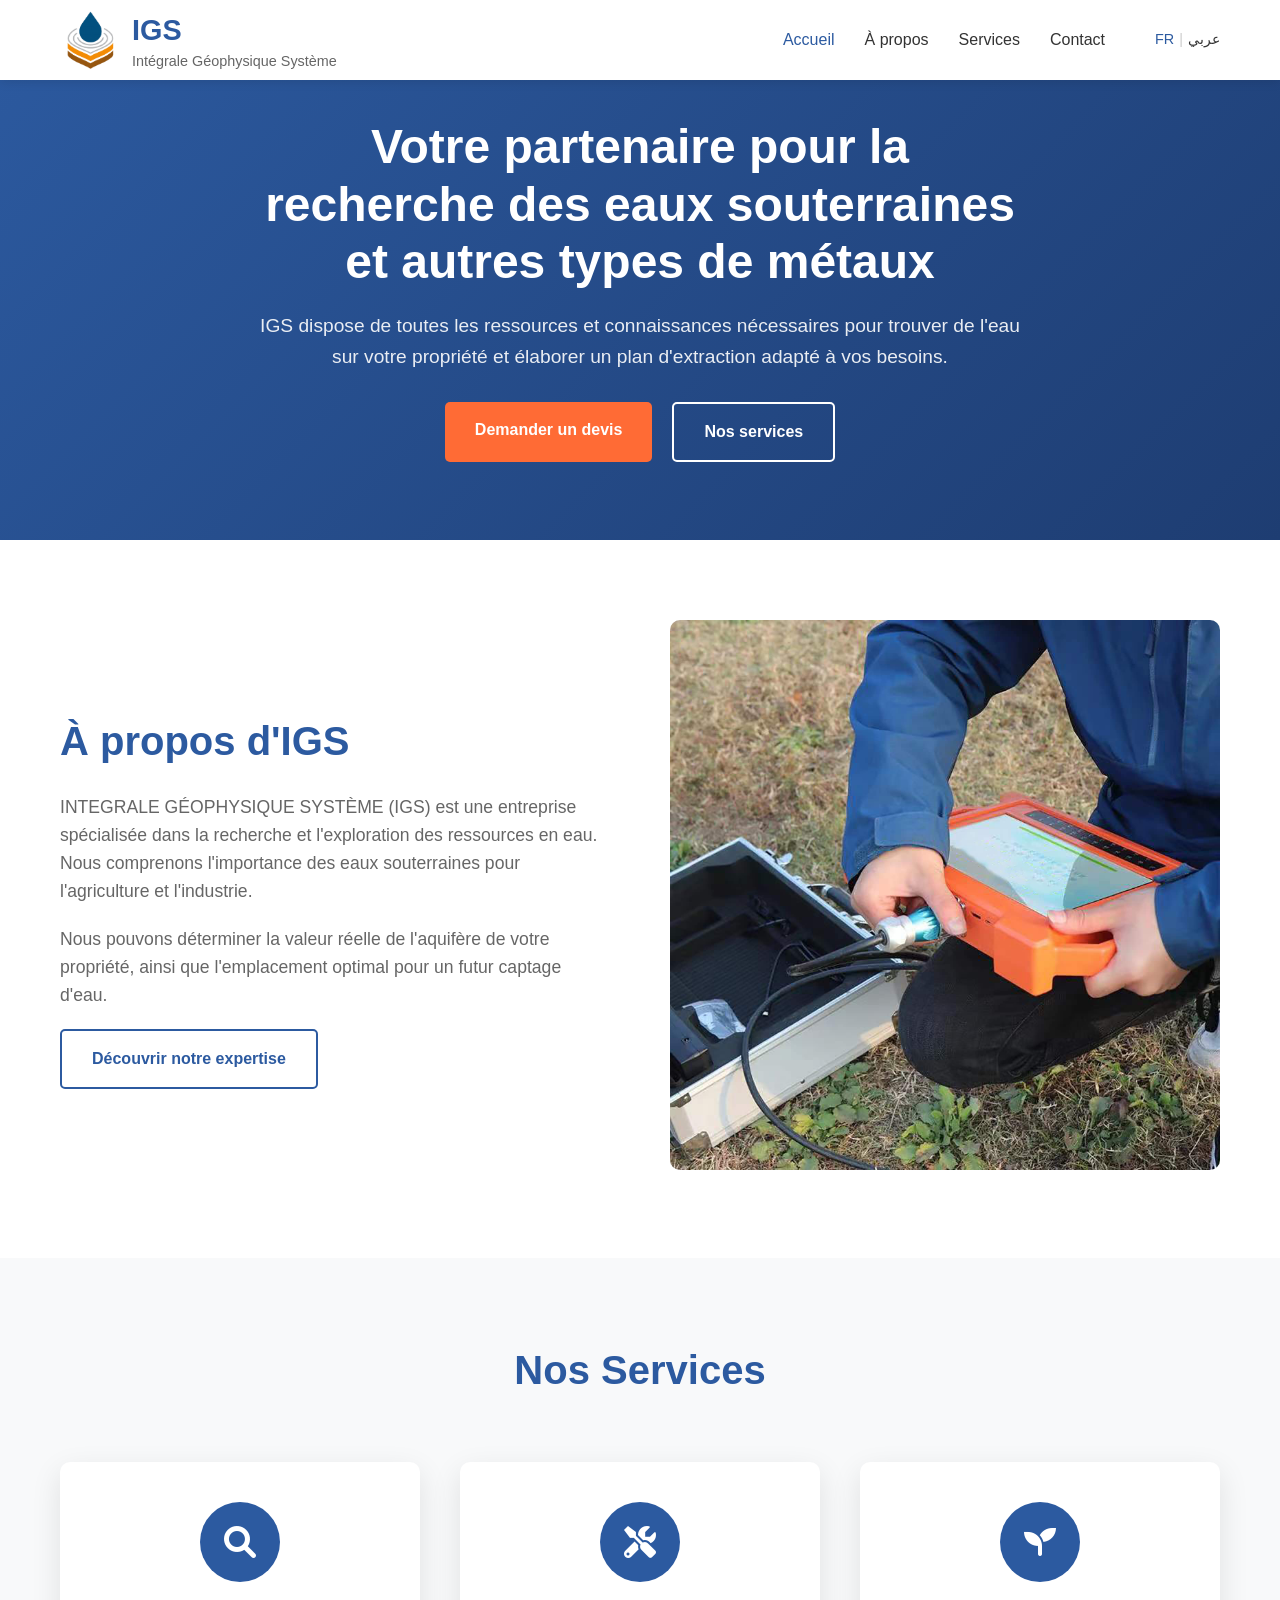
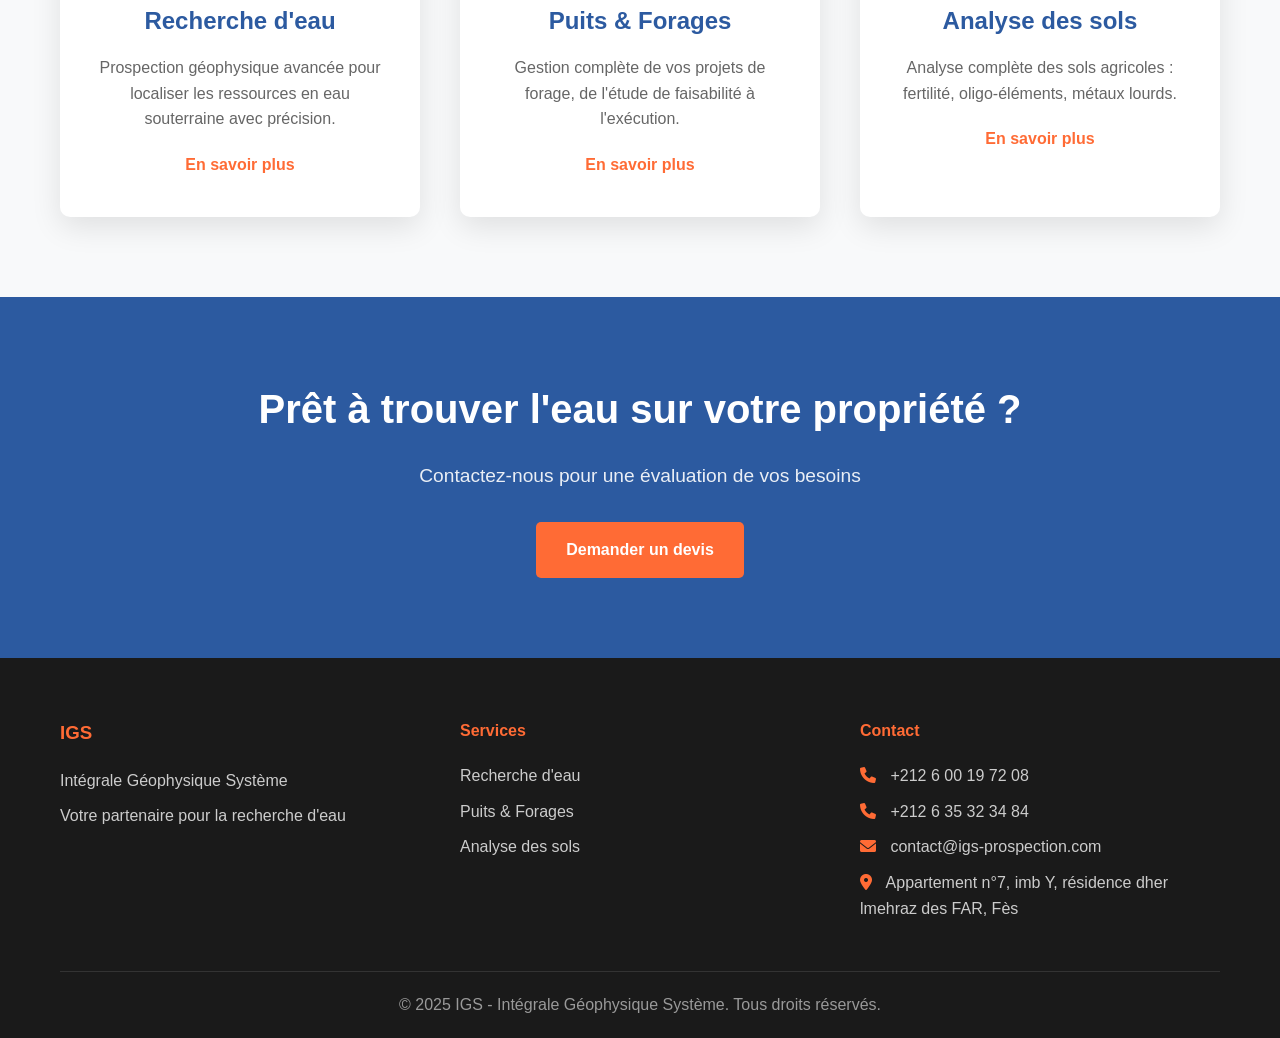
<file: index.html>
<!DOCTYPE html>
<html lang="fr">
<head>
    <meta charset="UTF-8">
    <meta name="viewport" content="width=device-width, initial-scale=1.0">
    <title>IGS - Intégrale Géophysique Système | Recherche d'eau et prospection géophysique</title>
    <meta name="description" content="IGS spécialisée dans la recherche et l'exploration des ressources en eau, gestion de puits et forages, analyse des sols agricoles.">
    <link rel="icon" type="image/png" href="images/icon-igs.png">
    <link rel="stylesheet" href="css/style.css">
    <link href="https://cdnjs.cloudflare.com/ajax/libs/font-awesome/6.0.0/css/all.min.css" rel="stylesheet">
</head>
<body>
    <!-- Navigation -->
    <nav class="navbar">
        <div class="nav-container">
            <div class="nav-logo">
                <img src="images/icon-igs.png" alt="Logo IGS" class="logo-img">
                <div class="logo-text">
                    <h2>IGS</h2>
                    <span>Intégrale Géophysique Système</span>
                </div>
            </div>
            <ul class="nav-menu">
                <li><a href="index.html" class="nav-link active">Accueil</a></li>
                <li><a href="about.html" class="nav-link">À propos</a></li>
                <li><a href="services.html" class="nav-link">Services</a></li>
                <li><a href="contact.html" class="nav-link">Contact</a></li>
                <li class="language-selector">
                    <a href="index.html" class="lang-link active">FR</a>
                    <span class="lang-separator">|</span>
                    <a href="ar/index.html" class="lang-link">عربي</a>
                </li>
            </ul>
            <div class="hamburger">
                <span class="bar"></span>
                <span class="bar"></span>
                <span class="bar"></span>
            </div>
        </div>
    </nav>

    <!-- Hero Section -->
    <section class="hero">
        <div class="hero-content">
            <h1>Votre partenaire pour la recherche des eaux souterraines et autres types de métaux</h1>
            <p>IGS dispose de toutes les ressources et connaissances nécessaires pour trouver de l'eau sur votre propriété et élaborer un plan d'extraction adapté à vos besoins.</p>
            <div class="hero-buttons">
                <a href="contact.html" class="btn btn-primary">Demander un devis</a>
                <a href="services.html" class="btn btn-secondary">Nos services</a>
            </div>
        </div>
    </section>

    <!-- About Section -->
    <section class="about">
        <div class="container">
            <div class="about-content">
                <div class="about-text">
                    <h2>À propos d'IGS</h2>
                    <p>INTEGRALE GÉOPHYSIQUE SYSTÈME (IGS) est une entreprise spécialisée dans la recherche et l'exploration des ressources en eau. Nous comprenons l'importance des eaux souterraines pour l'agriculture et l'industrie.</p>
                    <p>Nous pouvons déterminer la valeur réelle de l'aquifère de votre propriété, ainsi que l'emplacement optimal pour un futur captage d'eau.</p>
                    <a href="about.html" class="btn btn-outline">Découvrir notre expertise</a>
                </div>
                <div class="about-image">
                    <img src="images/about-team.jpg" alt="Équipe IGS en action">
                </div>
            </div>
        </div>
    </section>

    <!-- Services Section -->
    <section class="services">
        <div class="container">
            <h2>Nos Services</h2>
            <div class="services-grid">
                <div class="service-card">
                    <div class="service-icon">
                        <i class="fas fa-search"></i>
                    </div>
                    <h3>Recherche d'eau</h3>
                    <p>Prospection géophysique avancée pour localiser les ressources en eau souterraine avec précision.</p>
                    <a href="services.html#recherche-eau" class="service-link">En savoir plus</a>
                </div>
                <div class="service-card">
                    <div class="service-icon">
                        <i class="fas fa-tools"></i>
                    </div>
                    <h3>Puits & Forages</h3>
                    <p>Gestion complète de vos projets de forage, de l'étude de faisabilité à l'exécution.</p>
                    <a href="services.html#puits-forages" class="service-link">En savoir plus</a>
                </div>
                <div class="service-card">
                    <div class="service-icon">
                        <i class="fas fa-seedling"></i>
                    </div>
                    <h3>Analyse des sols</h3>
                    <p>Analyse complète des sols agricoles : fertilité, oligo-éléments, métaux lourds.</p>
                    <a href="services.html#analyse-sols" class="service-link">En savoir plus</a>
                </div>
            </div>
        </div>
    </section>

    <!-- Equipment Section
    <section class="equipment">
        <div class="container">
            <h2>Nos Équipements</h2>
            <p>Technologie de pointe pour des résultats précis</p>
            <div class="equipment-grid">
                <div class="equipment-item">
                    <img src="images/equipment-1.jpg" alt="Appareil de prospection géophysique">
                    <h3>Appareil de prospection</h3>
                    <p>Équipement de mesure des champs électriques naturels</p>
                </div>
                <div class="equipment-item">
                    <img src="images/equipment-2.jpg" alt="Électrodes et sondes">
                    <h3>Électrodes et sondes</h3>
                    <p>Matériel de mesure pour l'exploration souterraine</p>
                </div>
                <div class="equipment-item">
                    <img src="images/equipment-3.jpg" alt="Équipement de forage">
                    <h3>Équipement de forage</h3>
                    <p>Machines spécialisées pour le forage de puits</p>
                </div>
            </div>
        </div>
    </section> -->

    <!-- CTA Section -->
    <section class="cta">
        <div class="container">
            <h2>Prêt à trouver l'eau sur votre propriété ?</h2>
            <p>Contactez-nous pour une évaluation de vos besoins</p>
            <a href="contact.html" class="btn btn-primary">Demander un devis</a>
        </div>
    </section>

    <!-- Footer -->
    <footer class="footer">
        <div class="container">
            <div class="footer-content">
                <div class="footer-section">
                    <h3>IGS</h3>
                    <p>Intégrale Géophysique Système</p>
                    <p>Votre partenaire pour la recherche d'eau</p>
                </div>
                <div class="footer-section">
                    <h4>Services</h4>
                    <ul>
                        <li><a href="services.html#recherche-eau">Recherche d'eau</a></li>
                        <li><a href="services.html#puits-forages">Puits & Forages</a></li>
                        <li><a href="services.html#analyse-sols">Analyse des sols</a></li>
                    </ul>
                </div>
                <div class="footer-section">
                    <h4>Contact</h4>
                    <!-- <p><i class="fas fa-phone"></i> +212 6 00 19 72 08</p> -->
                    <p><i class="fas fa-phone"></i> +212 6 00 19 72 08</p>
                    <p><i class="fas fa-phone"></i> +212 6 35 32 34 84</p>
                    <p><i class="fas fa-envelope"></i> contact@igs-prospection.com</p>
                    <p><i class="fas fa-map-marker-alt"></i> Appartement n°7, imb Y, résidence dher lmehraz des FAR, Fès</p>
                </div>
            </div>
            <div class="footer-bottom">
                <p>&copy; 2025 IGS - Intégrale Géophysique Système. Tous droits réservés.</p>
            </div>
        </div>
    </footer>

    <script src="js/main.js"></script>
</body>
</html>
</file>
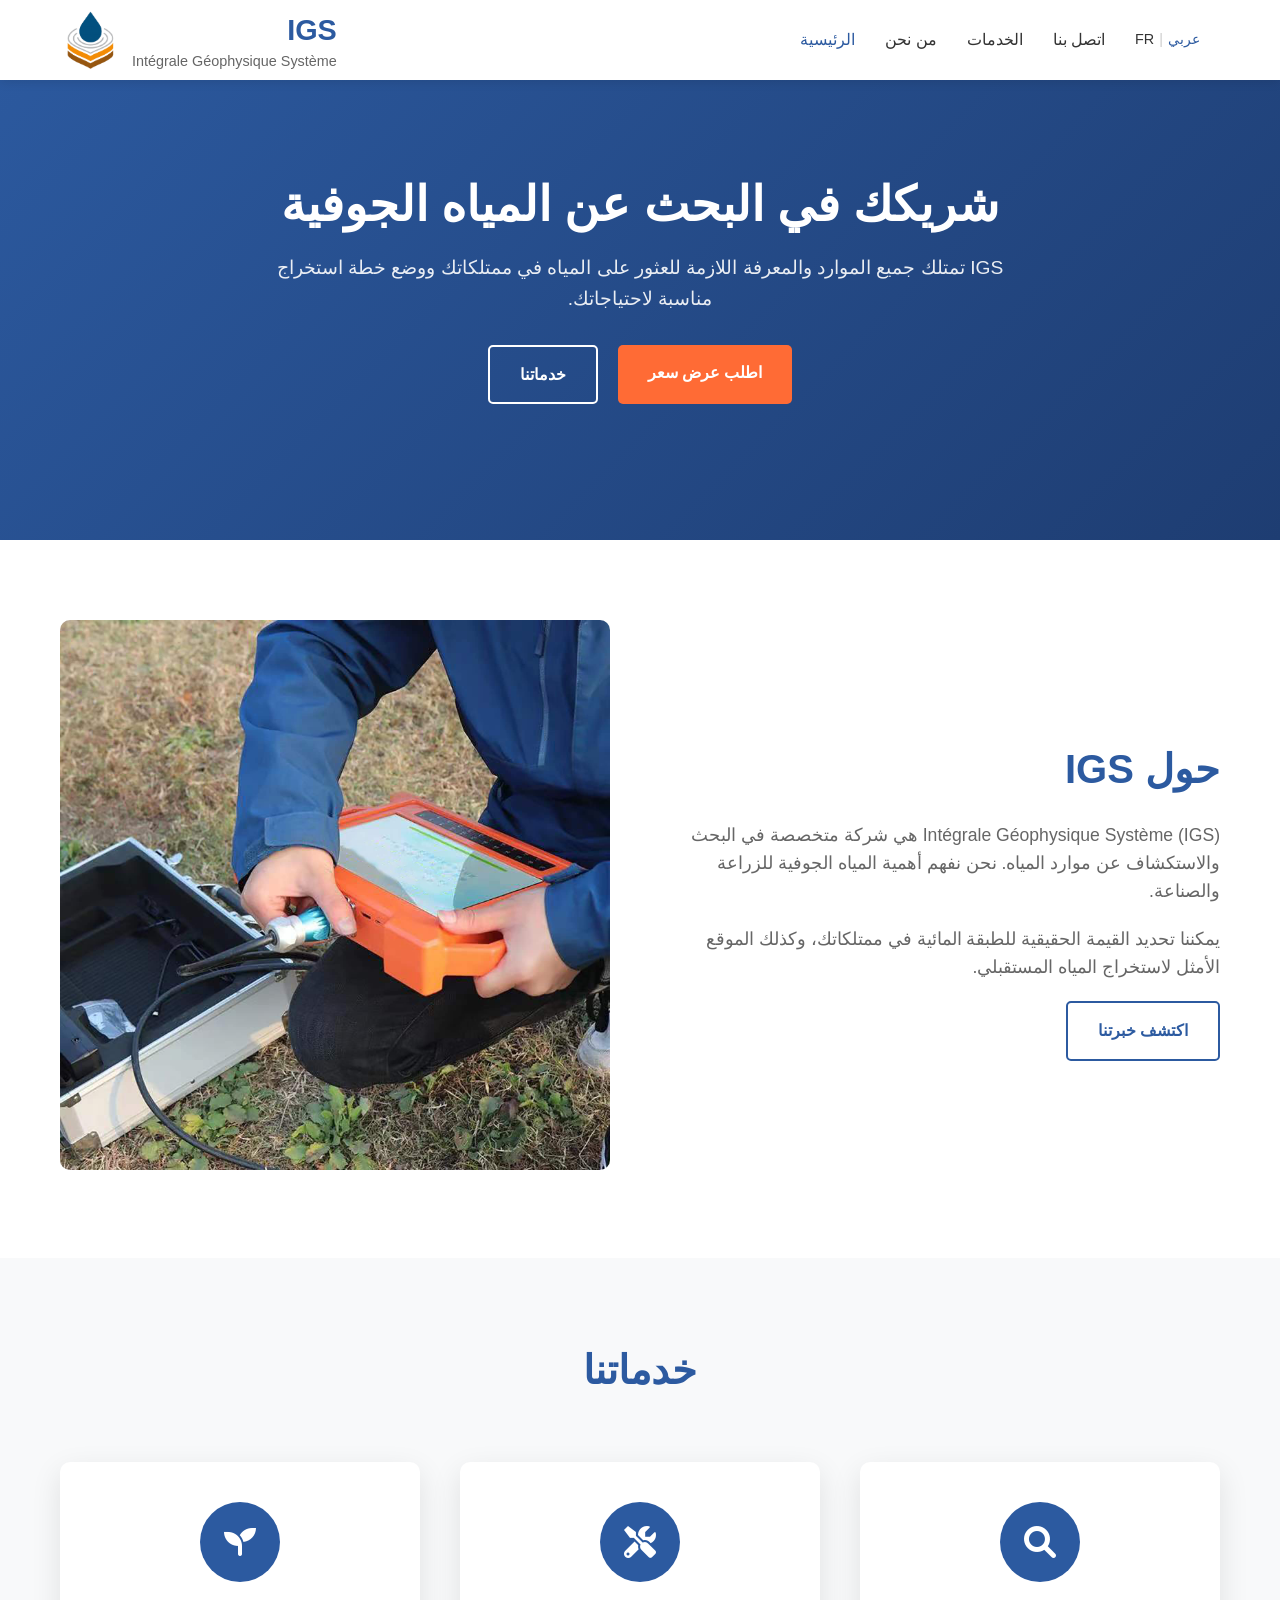
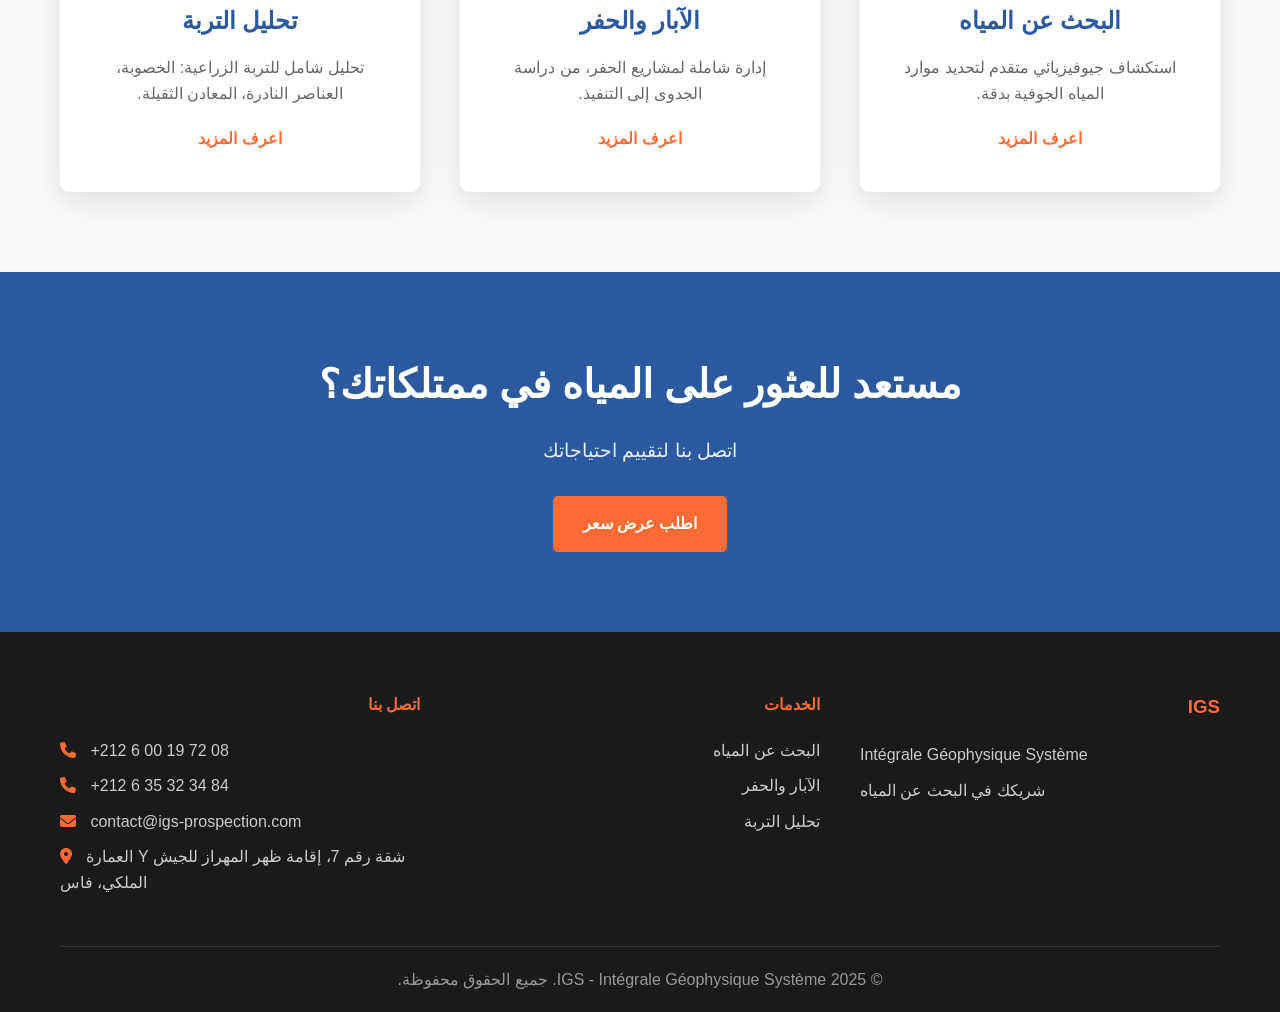
<file: ar/index.html>
<!DOCTYPE html>
<html lang="ar" dir="rtl">
<head>
    <meta charset="UTF-8">
    <meta name="viewport" content="width=device-width, initial-scale=1.0">
    <title>IGS - Intégrale Géophysique Système | البحث عن المياه والاستكشاف الجيوفيزيائي</title>
    <meta name="description" content="IGS متخصصة في البحث والاستكشاف عن موارد المياه، إدارة الآبار والحفر، تحليل التربة الزراعية.">
    <link rel="icon" type="image/png" href="../images/icon-igs.png">
    <link rel="stylesheet" href="../css/style.css">
    <link href="https://cdnjs.cloudflare.com/ajax/libs/font-awesome/6.0.0/css/all.min.css" rel="stylesheet">
</head>
<body>
    <!-- Navigation -->
    <nav class="navbar">
        <div class="nav-container">
            <div class="nav-logo">
                <img src="../images/icon-igs.png" alt="شعار IGS" class="logo-img">
                <div class="logo-text">
                    <h2>IGS</h2>
                    <span>Intégrale Géophysique Système</span>
                </div>
            </div>
            <ul class="nav-menu">
                <li><a href="index.html" class="nav-link active">الرئيسية</a></li>
                <li><a href="about.html" class="nav-link">من نحن</a></li>
                <li><a href="services.html" class="nav-link">الخدمات</a></li>
                <li><a href="contact.html" class="nav-link">اتصل بنا</a></li>
                <li class="language-selector">
                    <a href="../index.html" class="lang-link">FR</a>
                    <span class="lang-separator">|</span>
                    <a href="index.html" class="lang-link active">عربي</a>
                </li>
            </ul>
            <div class="hamburger">
                <span class="bar"></span>
                <span class="bar"></span>
                <span class="bar"></span>
            </div>
        </div>
    </nav>

    <!-- Hero Section -->
    <section class="hero">
        <div class="hero-content">
            <h1>شريكك في البحث عن المياه الجوفية</h1>
            <p>IGS تمتلك جميع الموارد والمعرفة اللازمة للعثور على المياه في ممتلكاتك ووضع خطة استخراج مناسبة لاحتياجاتك.</p>
            <div class="hero-buttons">
                <a href="contact.html" class="btn btn-primary">اطلب عرض سعر</a>
                <a href="services.html" class="btn btn-secondary">خدماتنا</a>
            </div>
        </div>
    </section>

    <!-- About Section -->
    <section class="about">
        <div class="container">
            <div class="about-content">
                <div class="about-text">
                    <h2>حول IGS</h2>
                    <p>Intégrale Géophysique Système (IGS) هي شركة متخصصة في البحث والاستكشاف عن موارد المياه. نحن نفهم أهمية المياه الجوفية للزراعة والصناعة.</p>
                    <p>يمكننا تحديد القيمة الحقيقية للطبقة المائية في ممتلكاتك، وكذلك الموقع الأمثل لاستخراج المياه المستقبلي.</p>
                    <a href="about.html" class="btn btn-outline">اكتشف خبرتنا</a>
                </div>
                <div class="about-image">
                    <img src="../images/about-team.jpg" alt="فريق IGS في العمل">
                </div>
            </div>
        </div>
    </section>

    <!-- Services Section -->
    <section class="services">
        <div class="container">
            <h2>خدماتنا</h2>
            <div class="services-grid">
                <div class="service-card">
                    <div class="service-icon">
                        <i class="fas fa-search"></i>
                    </div>
                    <h3>البحث عن المياه</h3>
                    <p>استكشاف جيوفيزيائي متقدم لتحديد موارد المياه الجوفية بدقة.</p>
                    <a href="services.html#recherche-eau" class="service-link">اعرف المزيد</a>
                </div>
                <div class="service-card">
                    <div class="service-icon">
                        <i class="fas fa-tools"></i>
                    </div>
                    <h3>الآبار والحفر</h3>
                    <p>إدارة شاملة لمشاريع الحفر، من دراسة الجدوى إلى التنفيذ.</p>
                    <a href="services.html#puits-forages" class="service-link">اعرف المزيد</a>
                </div>
                <div class="service-card">
                    <div class="service-icon">
                        <i class="fas fa-seedling"></i>
                    </div>
                    <h3>تحليل التربة</h3>
                    <p>تحليل شامل للتربة الزراعية: الخصوبة، العناصر النادرة، المعادن الثقيلة.</p>
                    <a href="services.html#analyse-sols" class="service-link">اعرف المزيد</a>
                </div>
            </div>
        </div>
    </section>

    <!-- CTA Section -->
    <section class="cta">
        <div class="container">
            <h2>مستعد للعثور على المياه في ممتلكاتك؟</h2>
            <p>اتصل بنا لتقييم احتياجاتك</p>
            <a href="contact.html" class="btn btn-primary">اطلب عرض سعر</a>
        </div>
    </section>

    <!-- Footer -->
    <footer class="footer">
        <div class="container">
            <div class="footer-content">
                <div class="footer-section">
                    <h3>IGS</h3>
                    <p>Intégrale Géophysique Système</p>
                    <p>شريكك في البحث عن المياه</p>
                </div>
                <div class="footer-section">
                    <h4>الخدمات</h4>
                    <ul>
                        <li><a href="services.html#recherche-eau">البحث عن المياه</a></li>
                        <li><a href="services.html#puits-forages">الآبار والحفر</a></li>
                        <li><a href="services.html#analyse-sols">تحليل التربة</a></li>
                    </ul>
                </div>
                <div class="footer-section">
                    <h4>اتصل بنا</h4>
                    <!-- <p><i class="fas fa-phone"></i> +212 6 00 19 72 08</p> -->
                    <p><i class="fas fa-phone"></i> +212 6 00 19 72 08</p>
                    <p><i class="fas fa-phone"></i> +212 6 35 32 34 84</p>
                    <p><i class="fas fa-envelope"></i> contact@igs-prospection.com</p>
                    <p><i class="fas fa-map-marker-alt"></i> العمارة Y شقة رقم 7، إقامة ظهر المهراز للجيش الملكي، فاس</p>
                </div>
            </div>
            <div class="footer-bottom">
                <p>&copy; 2025 IGS - Intégrale Géophysique Système. جميع الحقوق محفوظة.</p>
            </div>
        </div>
    </footer>

    <script src="../js/main.js"></script>
</body>
</html>
</file>
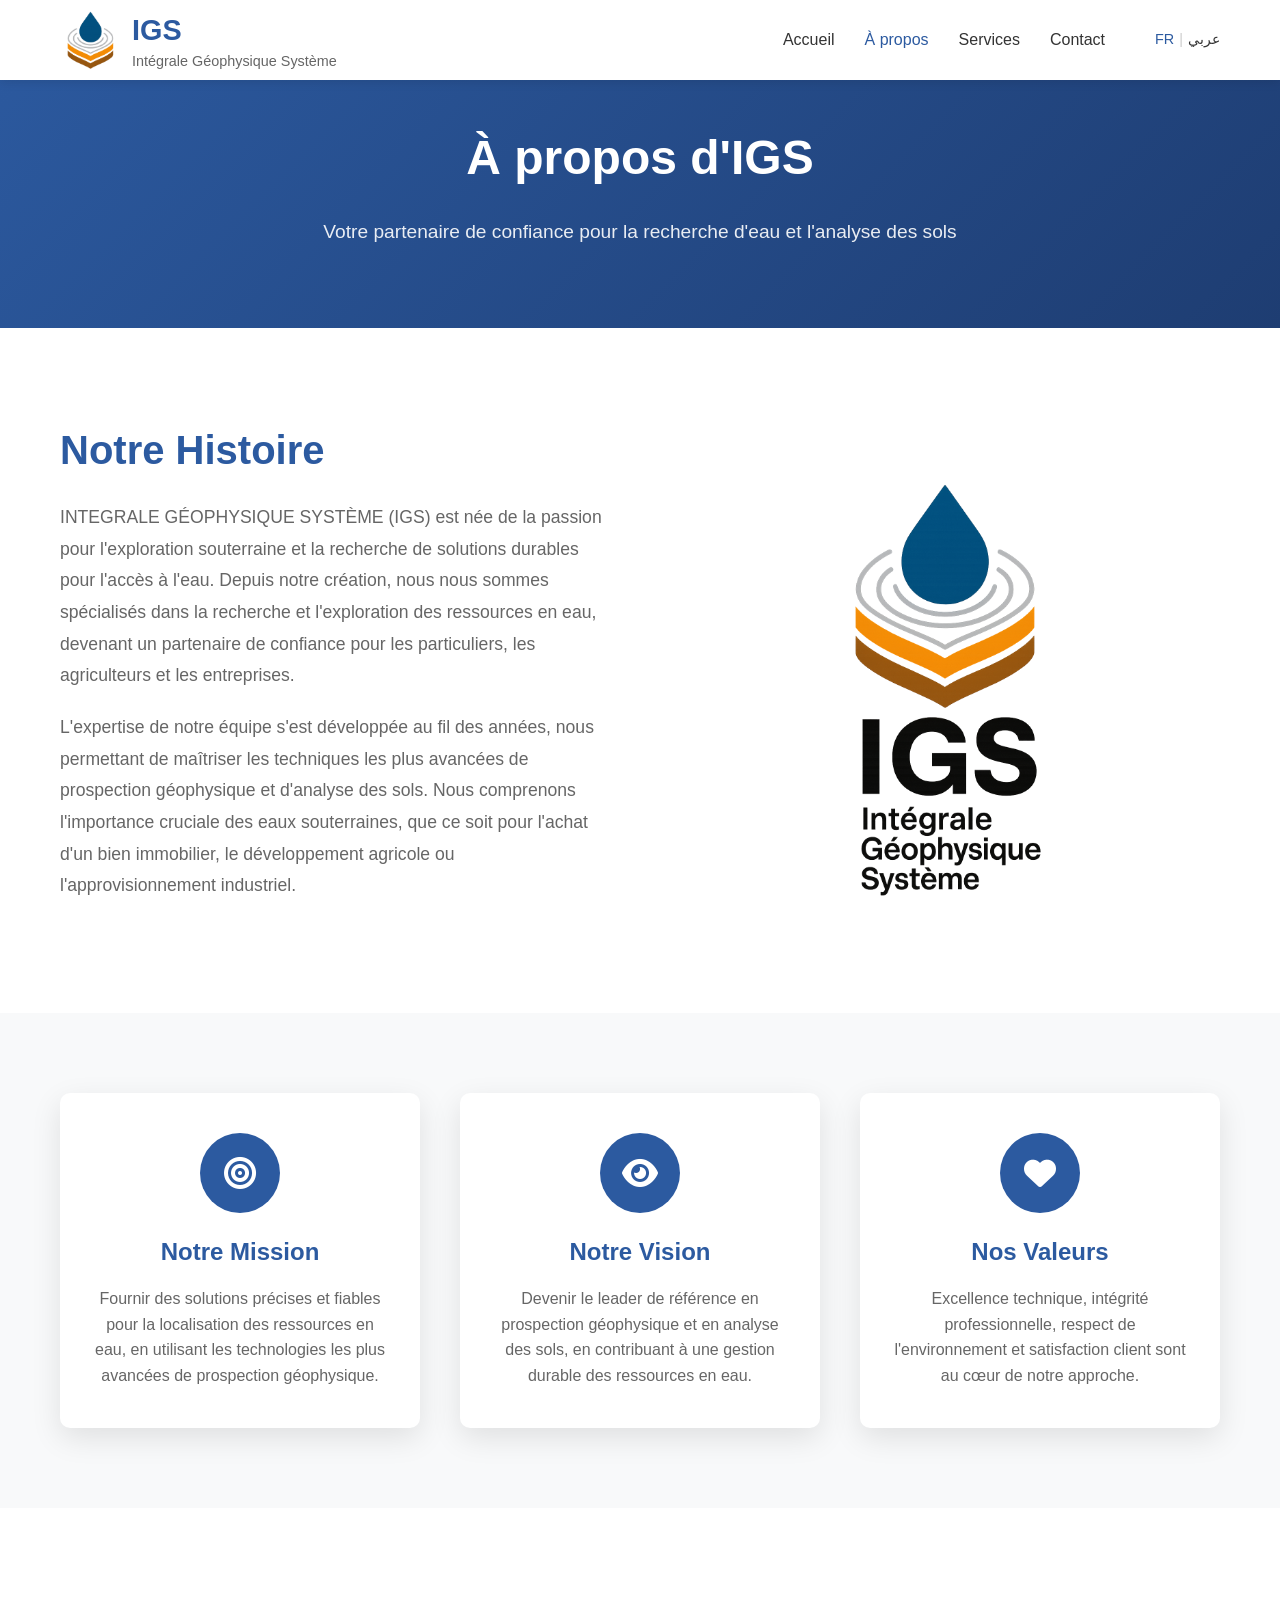
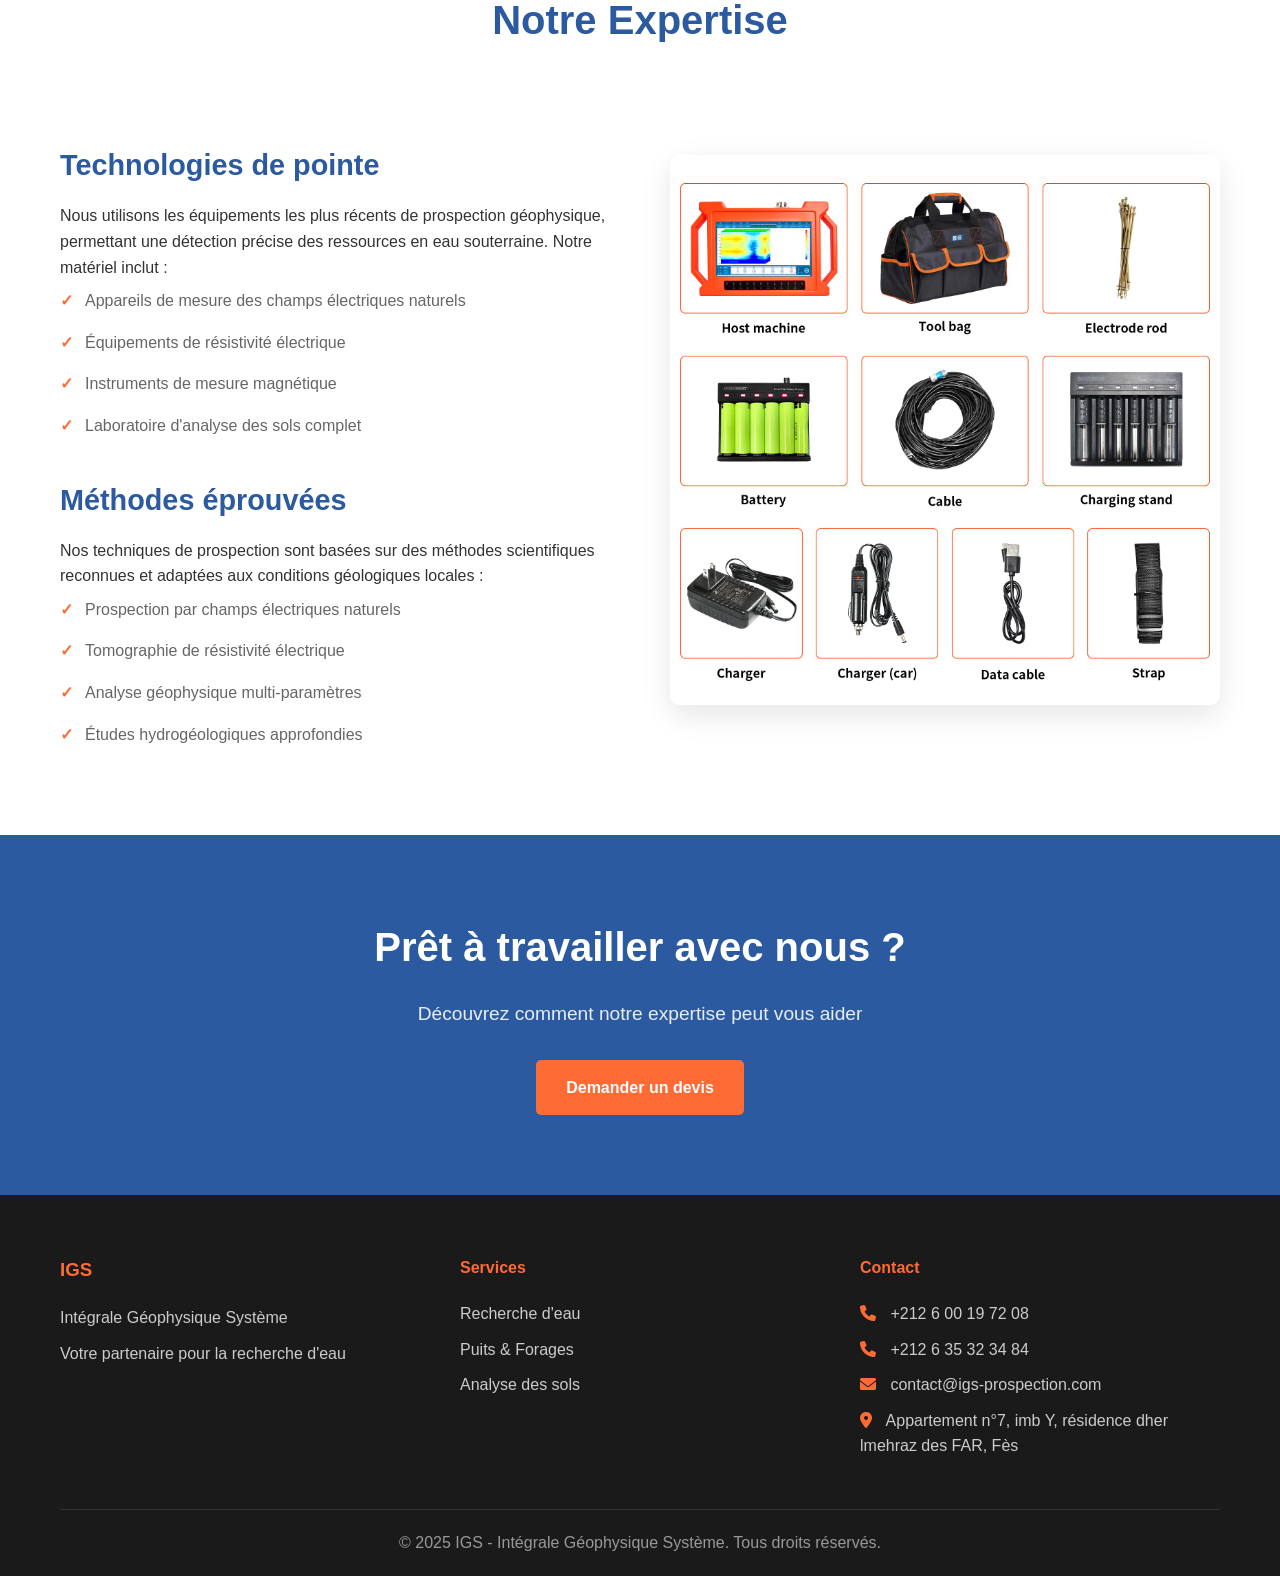
<file: about.html>
<!DOCTYPE html>
<html lang="fr">
<head>
    <meta charset="UTF-8">
    <meta name="viewport" content="width=device-width, initial-scale=1.0">
    <title>À propos - IGS | Expertise en prospection géophysique</title>
    <meta name="description" content="Découvrez l'expertise d'IGS en prospection géophysique, recherche d'eau et analyse des sols. Plus de 10 ans d'expérience.">
    <link rel="icon" type="image/png" href="images/icon-igs.png">
    <link rel="stylesheet" href="css/style.css">
    <link href="https://cdnjs.cloudflare.com/ajax/libs/font-awesome/6.0.0/css/all.min.css" rel="stylesheet">
</head>
<body>
    <!-- Navigation -->
    <nav class="navbar">
        <div class="nav-container">
            <div class="nav-logo">
                <img src="images/icon-igs.png" alt="Logo IGS" class="logo-img">
                <div class="logo-text">
                    <h2>IGS</h2>
                    <span>Intégrale Géophysique Système</span>
                </div>
            </div>
            <ul class="nav-menu">
                <li><a href="index.html" class="nav-link">Accueil</a></li>
                <li><a href="about.html" class="nav-link active">À propos</a></li>
                <li><a href="services.html" class="nav-link">Services</a></li>
                <li><a href="contact.html" class="nav-link">Contact</a></li>
                <li class="language-selector">
                    <a href="index.html" class="lang-link active">FR</a>
                    <span class="lang-separator">|</span>
                    <a href="ar/about.html" class="lang-link">عربي</a>
                </li>
            </ul>
            <div class="hamburger">
                <span class="bar"></span>
                <span class="bar"></span>
                <span class="bar"></span>
            </div>
        </div>
    </nav>

    <!-- Page Header -->
    <section class="page-header">
        <div class="container">
            <h1>À propos d'IGS</h1>
            <p>Votre partenaire de confiance pour la recherche d'eau et l'analyse des sols</p>
        </div>
    </section>

    <!-- Company Story -->
    <section class="company-story">
        <div class="container">
            <div class="story-content">
                <div class="story-text">
                    <h2>Notre Histoire</h2>
                    <p>INTEGRALE GÉOPHYSIQUE SYSTÈME (IGS) est née de la passion pour l'exploration souterraine et la recherche de solutions durables pour l'accès à l'eau. Depuis notre création, nous nous sommes spécialisés dans la recherche et l'exploration des ressources en eau, devenant un partenaire de confiance pour les particuliers, les agriculteurs et les entreprises.</p>
                    
                    <p>L'expertise de notre équipe s'est développée au fil des années, nous permettant de maîtriser les techniques les plus avancées de prospection géophysique et d'analyse des sols. Nous comprenons l'importance cruciale des eaux souterraines, que ce soit pour l'achat d'un bien immobilier, le développement agricole ou l'approvisionnement industriel.</p>
                </div>
                <div class="story-image">
                    <img src="images/logo-igs.png" alt="Équipe IGS en action">
                </div>
            </div>
        </div>
    </section>

    <!-- Mission & Values -->
    <section class="mission-values">
        <div class="container">
            <div class="values-grid">
                <div class="value-card">
                    <div class="value-icon">
                        <i class="fas fa-bullseye"></i>
                    </div>
                    <h3>Notre Mission</h3>
                    <p>Fournir des solutions précises et fiables pour la localisation des ressources en eau, en utilisant les technologies les plus avancées de prospection géophysique.</p>
                </div>
                <div class="value-card">
                    <div class="value-icon">
                        <i class="fas fa-eye"></i>
                    </div>
                    <h3>Notre Vision</h3>
                    <p>Devenir le leader de référence en prospection géophysique et en analyse des sols, en contribuant à une gestion durable des ressources en eau.</p>
                </div>
                <div class="value-card">
                    <div class="value-icon">
                        <i class="fas fa-heart"></i>
                    </div>
                    <h3>Nos Valeurs</h3>
                    <p>Excellence technique, intégrité professionnelle, respect de l'environnement et satisfaction client sont au cœur de notre approche.</p>
                </div>
            </div>
        </div>
    </section>

    <!-- Expertise -->
    <section class="expertise">
        <div class="container">
            <h2>Notre Expertise</h2>
            <div class="expertise-content">
                <div class="expertise-text">
                    <h3>Technologies de pointe</h3>
                    <p>Nous utilisons les équipements les plus récents de prospection géophysique, permettant une détection précise des ressources en eau souterraine. Notre matériel inclut :</p>
                    <ul>
                        <li>Appareils de mesure des champs électriques naturels</li>
                        <li>Équipements de résistivité électrique</li>
                        <li>Instruments de mesure magnétique</li>
                        <li>Laboratoire d'analyse des sols complet</li>
                    </ul>
                    
                    <h3>Méthodes éprouvées</h3>
                    <p>Nos techniques de prospection sont basées sur des méthodes scientifiques reconnues et adaptées aux conditions géologiques locales :</p>
                    <ul>
                        <li>Prospection par champs électriques naturels</li>
                        <li>Tomographie de résistivité électrique</li>
                        <li>Analyse géophysique multi-paramètres</li>
                        <li>Études hydrogéologiques approfondies</li>
                    </ul>
                </div>
                <div class="expertise-image">
                    <img src="images/hero-equipment.jpg" alt="Équipement de prospection IGS">
                </div>
            </div>
        </div>
    </section>

    <!-- Team
    <section class="team">
        <div class="container">
            <h2>Notre Équipe</h2>
            <p>Des professionnels expérimentés à votre service</p>
            <div class="team-grid">
                <div class="team-member">
                    <img src="images/team-member-1.jpg" alt="Directeur technique">
                    <h3>Jean Dupont</h3>
                    <p class="role">Directeur Technique</p>
                    <p>Géophysicien avec plus de 15 ans d'expérience en prospection d'eau.</p>
                </div>
                <div class="team-member">
                    <img src="images/team-member-2.jpg" alt="Ingénieur hydrogéologue">
                    <h3>Marie Martin</h3>
                    <p class="role">Ingénieur Hydrogéologue</p>
                    <p>Spécialisée dans l'analyse des aquifères et les études de faisabilité.</p>
                </div>
                <div class="team-member">
                    <img src="images/team-member-3.jpg" alt="Technicien de forage">
                    <h3>Pierre Leroy</h3>
                    <p class="role">Technicien Forage</p>
                    <p>Expert en techniques de forage et maintenance d'équipements.</p>
                </div>
            </div>
        </div>
    </section> -->

    <!-- Certifications
    <section class="certifications">
        <div class="container">
            <h2>Certifications et Qualifications</h2>
            <div class="cert-grid">
                <div class="cert-item">
                    <i class="fas fa-certificate"></i>
                    <h3>Certification ISO 9001</h3>
                    <p>Management de la qualité</p>
                </div>
                <div class="cert-item">
                    <i class="fas fa-shield-alt"></i>
                    <h3>Assurance Responsabilité Civile</h3>
                    <p>Couverture complète de nos interventions</p>
                </div>
                <div class="cert-item">
                    <i class="fas fa-graduation-cap"></i>
                    <h3>Formation Continue</h3>
                    <p>Mise à jour permanente des techniques</p>
                </div>
                <div class="cert-item">
                    <i class="fas fa-leaf"></i>
                    <h3>Respect Environnemental</h3>
                    <p>Méthodes non-invasives et durables</p>
                </div>
            </div>
        </div>
    </section> -->

    <!-- CTA Section -->
    <section class="cta">
        <div class="container">
            <h2>Prêt à travailler avec nous ?</h2>
            <p>Découvrez comment notre expertise peut vous aider</p>
            <a href="contact.html" class="btn btn-primary">Demander un devis</a>
        </div>
    </section>

    <!-- Footer -->
    <footer class="footer">
        <div class="container">
            <div class="footer-content">
                <div class="footer-section">
                    <h3>IGS</h3>
                    <p>Intégrale Géophysique Système</p>
                    <p>Votre partenaire pour la recherche d'eau</p>
                </div>
                <div class="footer-section">
                    <h4>Services</h4>
                    <ul>
                        <li><a href="services.html#recherche-eau">Recherche d'eau</a></li>
                        <li><a href="services.html#puits-forages">Puits & Forages</a></li>
                        <li><a href="services.html#analyse-sols">Analyse des sols</a></li>
                    </ul>
                </div>
                <div class="footer-section">
                    <h4>Contact</h4>
                    <!-- <p><i class="fas fa-phone"></i> +212 6 19 78 07 06</p> -->
                    <p><i class="fas fa-phone"></i> +212 6 00 19 72 08</p>
                    <p><i class="fas fa-phone"></i> +212 6 35 32 34 84</p>
                    <p><i class="fas fa-envelope"></i> contact@igs-prospection.com</p>
                    <p><i class="fas fa-map-marker-alt"></i> Appartement n°7, imb Y, résidence dher lmehraz des FAR, Fès</p>
                </div>
            </div>
            <div class="footer-bottom">
                <p>&copy; 2025 IGS - Intégrale Géophysique Système. Tous droits réservés.</p>
            </div>
        </div>
    </footer>

    <script src="js/main.js"></script>
</body>
</html>
</file>
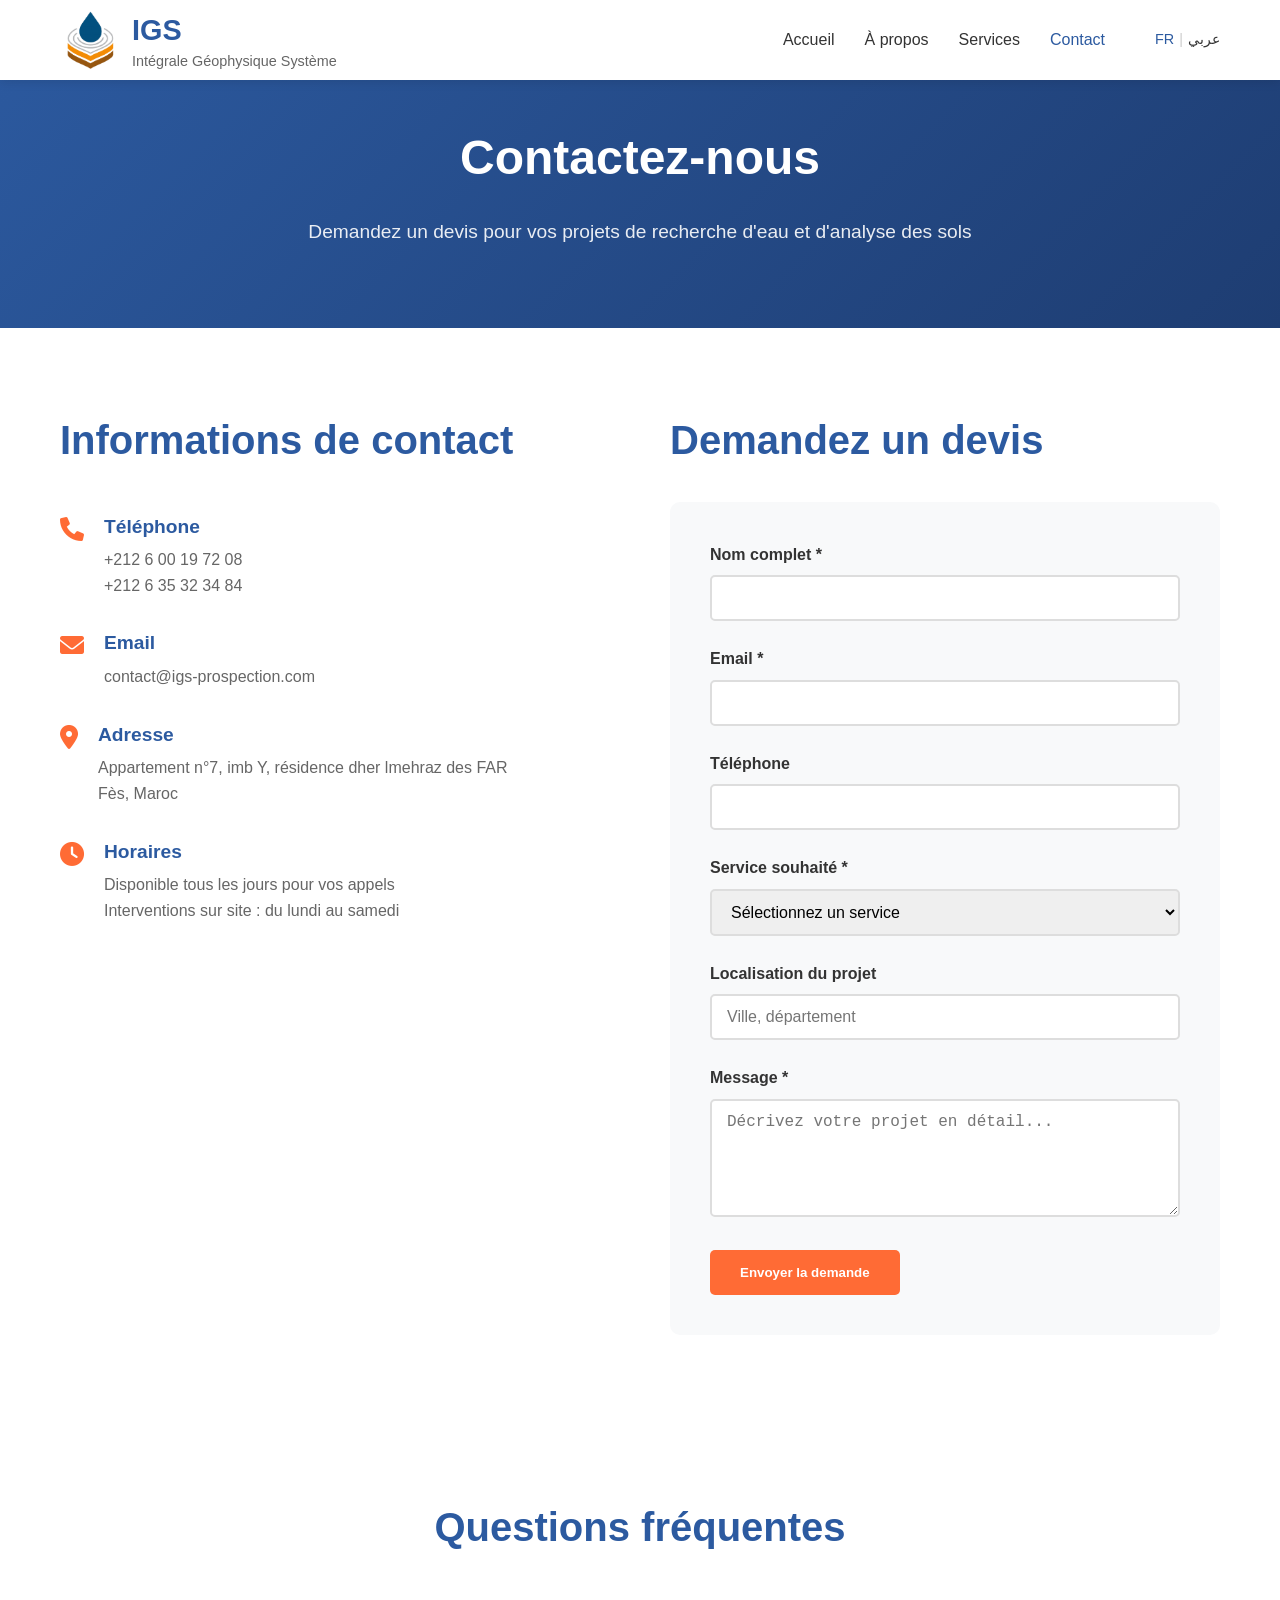
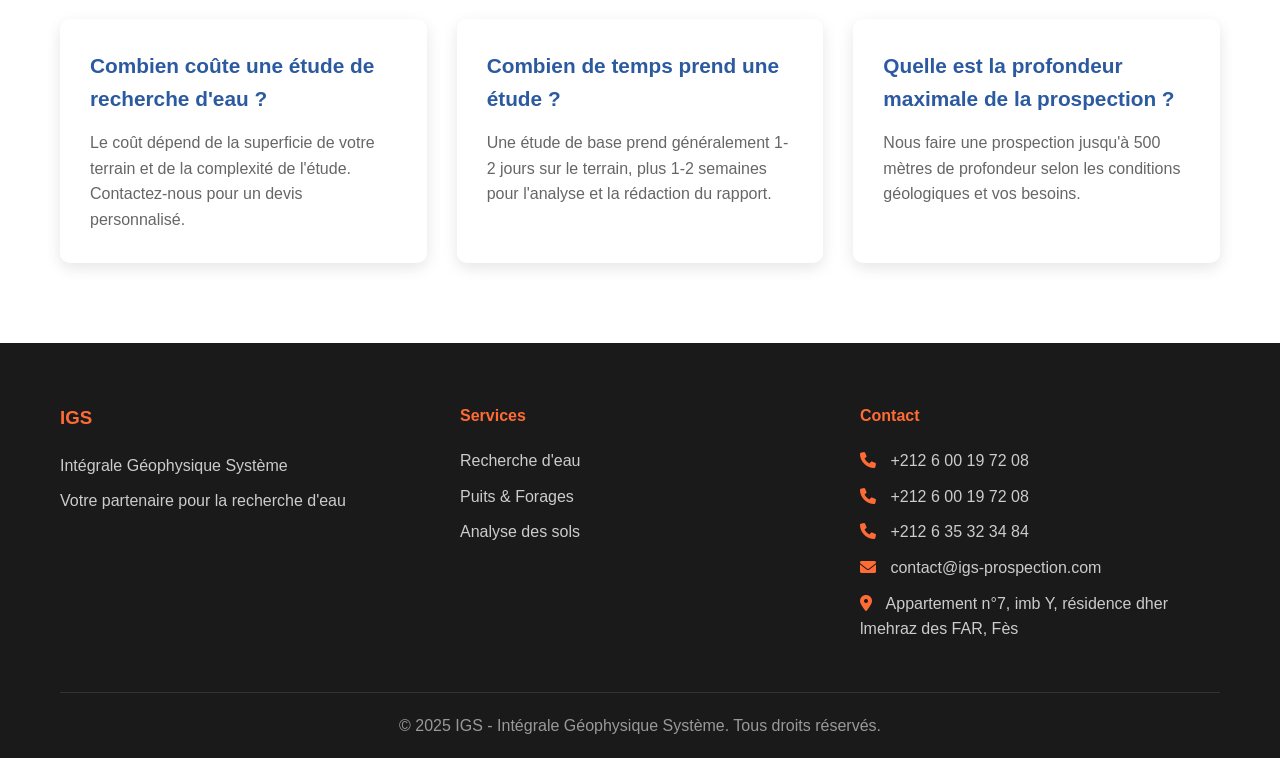
<file: contact.html>
<!DOCTYPE html>
<html lang="fr">
<head>
    <meta charset="UTF-8">
    <meta name="viewport" content="width=device-width, initial-scale=1.0">
    <title>Contact - IGS | Demandez un devis gratuit</title>
    <meta name="description" content="Contactez IGS pour un devis gratuit. Spécialistes en recherche d'eau, puits et forages, analyse des sols agricoles.">
    <link rel="icon" type="image/png" href="images/icon-igs.png">
    <link rel="stylesheet" href="css/style.css">
    <link href="https://cdnjs.cloudflare.com/ajax/libs/font-awesome/6.0.0/css/all.min.css" rel="stylesheet">
</head>
<body>
    <!-- Navigation -->
    <nav class="navbar">
        <div class="nav-container">
            <div class="nav-logo">
                <img src="images/icon-igs.png" alt="Logo IGS" class="logo-img">
                <div class="logo-text">
                    <h2>IGS</h2>
                    <span>Intégrale Géophysique Système</span>
                </div>
            </div>
            <ul class="nav-menu">
                <li><a href="index.html" class="nav-link">Accueil</a></li>
                <li><a href="about.html" class="nav-link">À propos</a></li>
                <li><a href="services.html" class="nav-link">Services</a></li>
                <li><a href="contact.html" class="nav-link active">Contact</a></li>
                <li class="language-selector">
                    <a href="index.html" class="lang-link active">FR</a>
                    <span class="lang-separator">|</span>
                    <a href="ar/contact.html" class="lang-link">عربي</a>
                </li>
            </ul>
            <div class="hamburger">
                <span class="bar"></span>
                <span class="bar"></span>
                <span class="bar"></span>
            </div>
        </div>
    </nav>

    <!-- Page Header -->
    <section class="page-header">
        <div class="container">
            <h1>Contactez-nous</h1>
            <p>Demandez un devis pour vos projets de recherche d'eau et d'analyse des sols</p>
        </div>
    </section>

    <!-- Contact Section -->
    <section class="contact-section">
        <div class="container">
            <div class="contact-content">
                <div class="contact-info">
                    <h2>Informations de contact</h2>
                    <div class="contact-item">
                        <i class="fas fa-phone"></i>
                        <div>
                            <h3>Téléphone</h3>
                            <!-- <p>+212 6 00 19 72 08</p> -->
                            <p>+212 6 00 19 72 08</p>
                            <p>+212 6 35 32 34 84</p>
                        </div>
                    </div>
                    <div class="contact-item">
                        <i class="fas fa-envelope"></i>
                        <div>
                            <h3>Email</h3>
                            <p>contact@igs-prospection.com</p>
                        </div>
                    </div>
                    <div class="contact-item">
                        <i class="fas fa-map-marker-alt"></i>
                        <div>
                            <h3>Adresse</h3>
                            <p>Appartement n°7, imb Y, résidence dher lmehraz des FAR<br>Fès, Maroc</p>
                        </div>
                    </div>
                    <div class="contact-item">
                        <i class="fas fa-clock"></i>
                        <div>
                            <h3>Horaires</h3>
                            <p>Disponible tous les jours pour vos appels<br>Interventions sur site : du lundi au samedi</p>
                        </div>
                    </div>
                </div>

                <div class="contact-form-container">
                    <h2>Demandez un devis</h2>
                    <form id="contact-form" class="contact-form" name="contact" method="POST" data-netlify="true" netlify-honeypot="bot-field" action="thank-you.html">
                        <div style="display: none;">
                            <label>Ne remplissez pas ce champ si vous êtes humain: <input name="bot-field" /></label>
                        </div>
                        <div class="form-group">
                            <label for="name">Nom complet *</label>
                            <input type="text" id="name" name="name" required>
                        </div>
                        <div class="form-group">
                            <label for="email">Email *</label>
                            <input type="email" id="email" name="email" required>
                        </div>
                        <div class="form-group">
                            <label for="phone">Téléphone</label>
                            <input type="tel" id="phone" name="phone">
                        </div>
                        <div class="form-group">
                            <label for="service">Service souhaité *</label>
                            <select id="service" name="service" required>
                                <option value="">Sélectionnez un service</option>
                                <option value="recherche-eau">Recherche d'eau</option>
                                <option value="puits-forages">Puits & Forages</option>
                                <option value="analyse-sols">Analyse des sols</option>
                                <option value="etudes-hydrogeologiques">Études hydrogéologiques</option>
                                <option value="autre">Autre</option>
                            </select>
                        </div>
                        <div class="form-group">
                            <label for="location">Localisation du projet</label>
                            <input type="text" id="location" name="location" placeholder="Ville, département">
                        </div>
                        <div class="form-group">
                            <label for="message">Message *</label>
                            <textarea id="message" name="message" rows="5" placeholder="Décrivez votre projet en détail..." required></textarea>
                        </div>
                        <button type="submit" class="btn btn-primary">Envoyer la demande</button>
                    </form>
                </div>
            </div>
        </div>
    </section>

    <!-- Map Section
    <section class="map-section">
        <div class="container">
            <h2>Notre zone d'intervention</h2>
            <p>Nous intervenons dans toute la région. Contactez-nous pour vérifier la disponibilité dans votre zone.</p>
            <div class="map-placeholder">
                <i class="fas fa-map"></i>
                <p>Carte interactive à venir</p>
            </div>
        </div>
    </section> -->

    <!-- FAQ Section -->
    <section class="faq-section">
        <div class="container">
            <h2>Questions fréquentes</h2>
            <div class="faq-grid">
                <div class="faq-item">
                    <h3>Combien coûte une étude de recherche d'eau ?</h3>
                    <p>Le coût dépend de la superficie de votre terrain et de la complexité de l'étude. Contactez-nous pour un devis personnalisé.</p>
                </div>
                <div class="faq-item">
                    <h3>Combien de temps prend une étude ?</h3>
                    <p>Une étude de base prend généralement 1-2 jours sur le terrain, plus 1-2 semaines pour l'analyse et la rédaction du rapport.</p>
                </div>
                <div class="faq-item">
                    <h3>Quelle est la profondeur maximale de la prospection ?</h3>
                    <p>Nous faire une prospection jusqu'à 500 mètres de profondeur selon les conditions géologiques et vos besoins.</p>
                </div>
            </div>
        </div>
    </section>

    <!-- Footer -->
    <footer class="footer">
        <div class="container">
            <div class="footer-content">
                <div class="footer-section">
                    <h3>IGS</h3>
                    <p>Intégrale Géophysique Système</p>
                    <p>Votre partenaire pour la recherche d'eau</p>
                </div>
                <div class="footer-section">
                    <h4>Services</h4>
                    <ul>
                        <li><a href="services.html#recherche-eau">Recherche d'eau</a></li>
                        <li><a href="services.html#puits-forages">Puits & Forages</a></li>
                        <li><a href="services.html#analyse-sols">Analyse des sols</a></li>
                    </ul>
                </div>
                <div class="footer-section">
                    <h4>Contact</h4>
                    <p><i class="fas fa-phone"></i> +212 6 00 19 72 08</p>
                    <p><i class="fas fa-phone"></i> +212 6 00 19 72 08</p>
                    <p><i class="fas fa-phone"></i> +212 6 35 32 34 84</p>
                    <p><i class="fas fa-envelope"></i> contact@igs-prospection.com</p>
                    <p><i class="fas fa-map-marker-alt"></i> Appartement n°7, imb Y, résidence dher lmehraz des FAR, Fès</p>
                </div>
            </div>
            <div class="footer-bottom">
                <p>&copy; 2025 IGS - Intégrale Géophysique Système. Tous droits réservés.</p>
            </div>
        </div>
    </footer>

    <script src="js/main.js"></script>
</body>
</html>
</file>
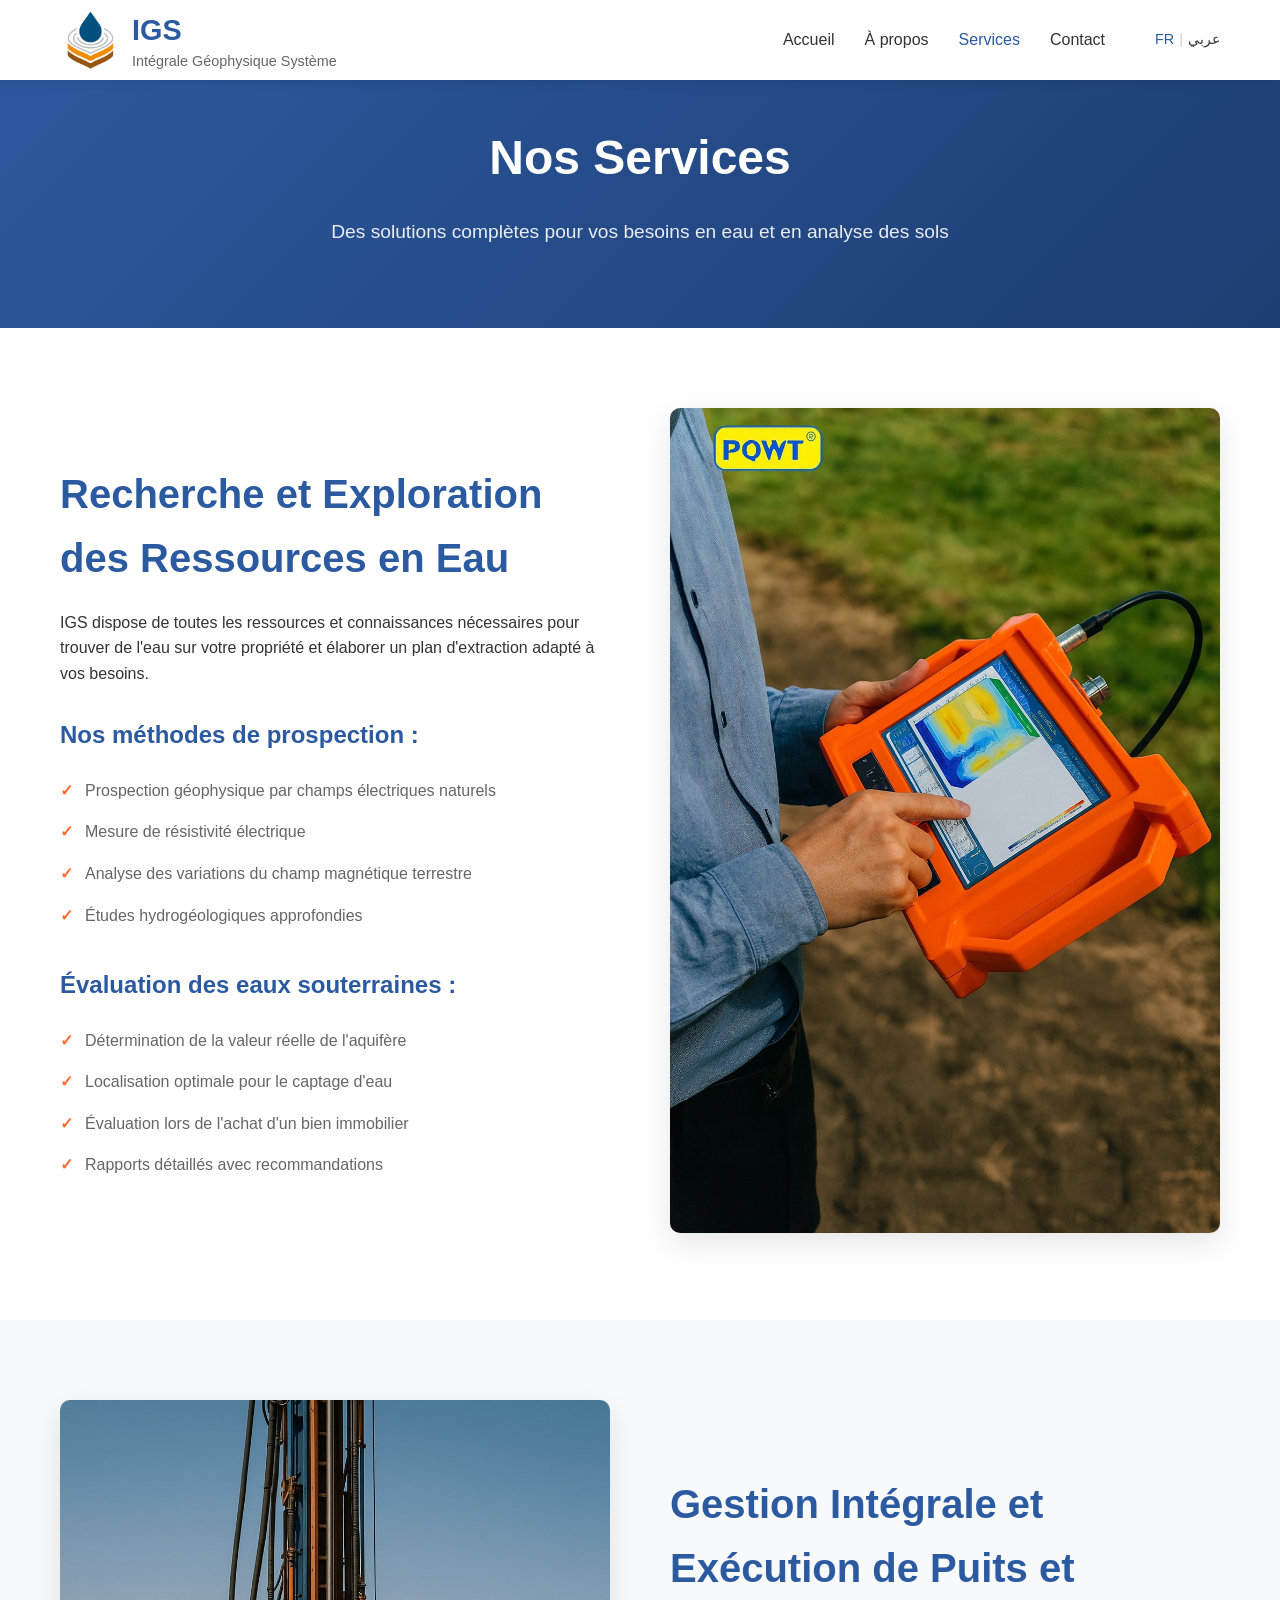
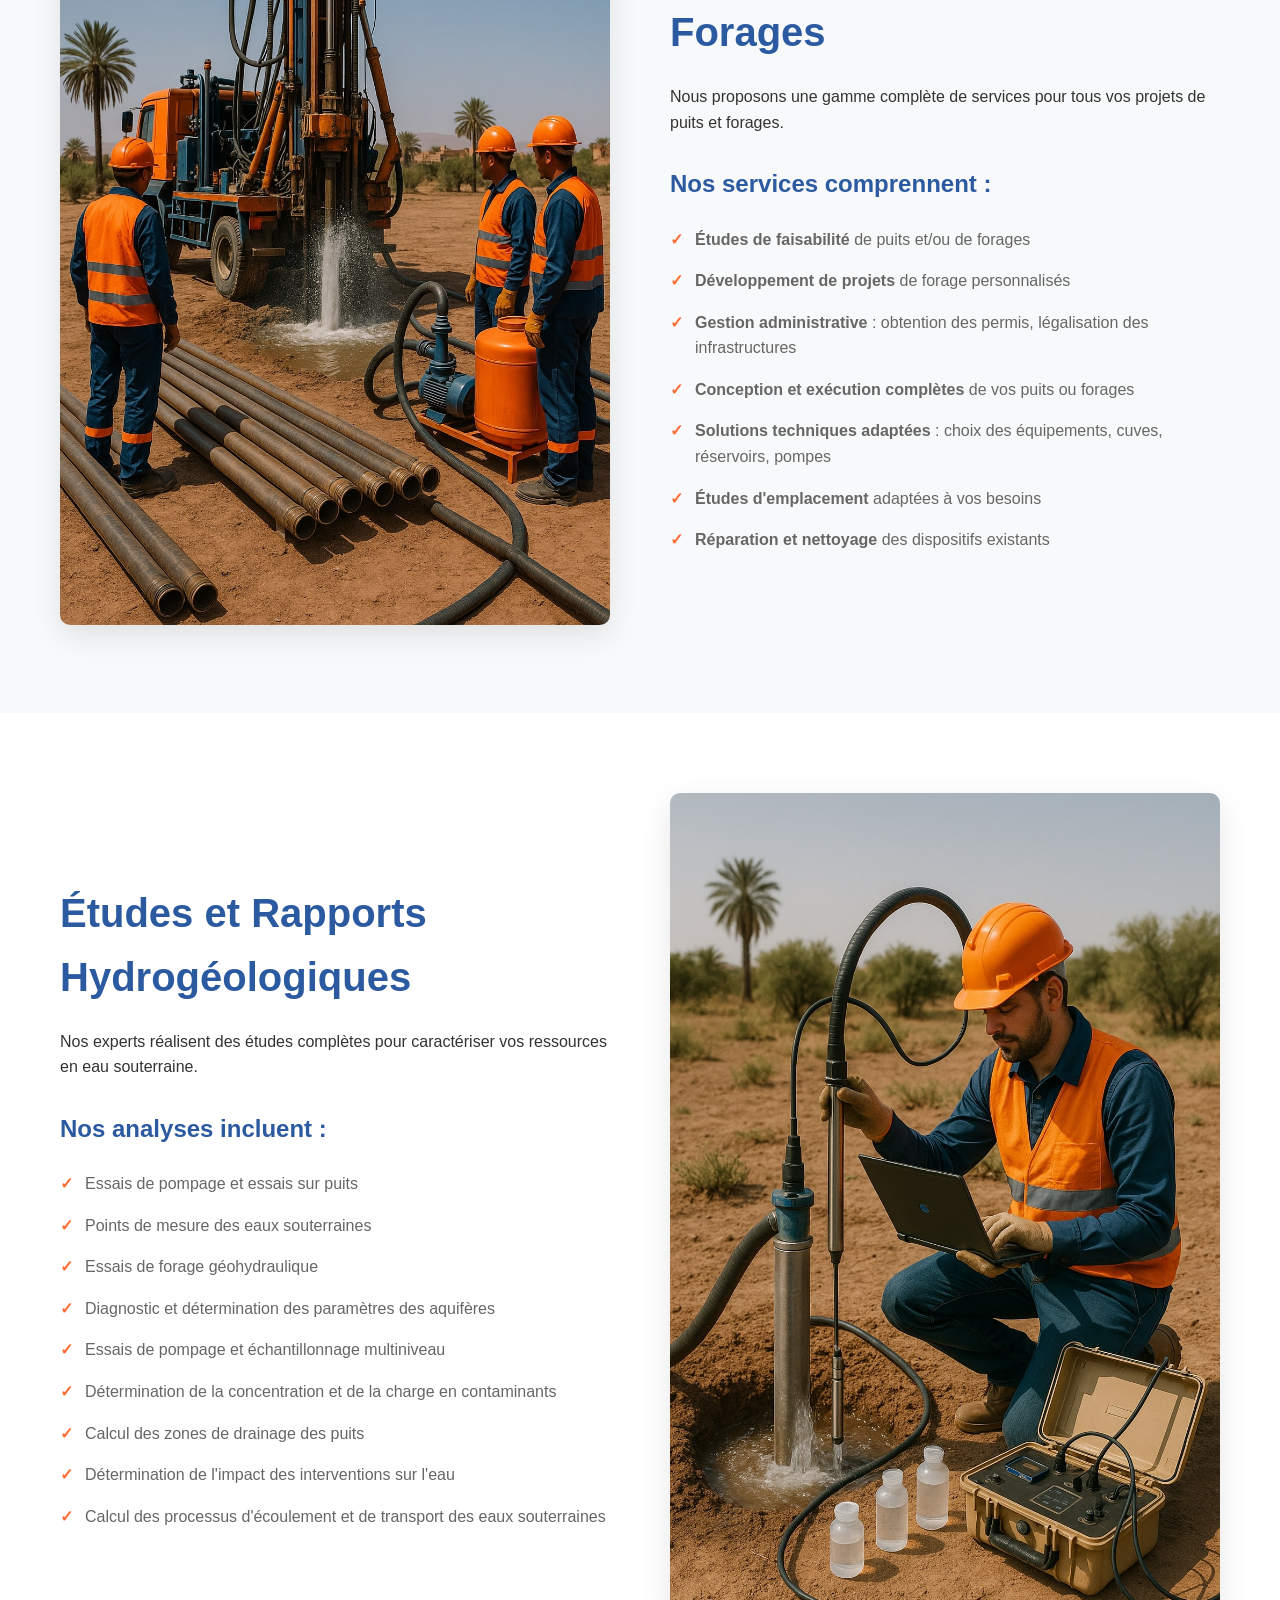
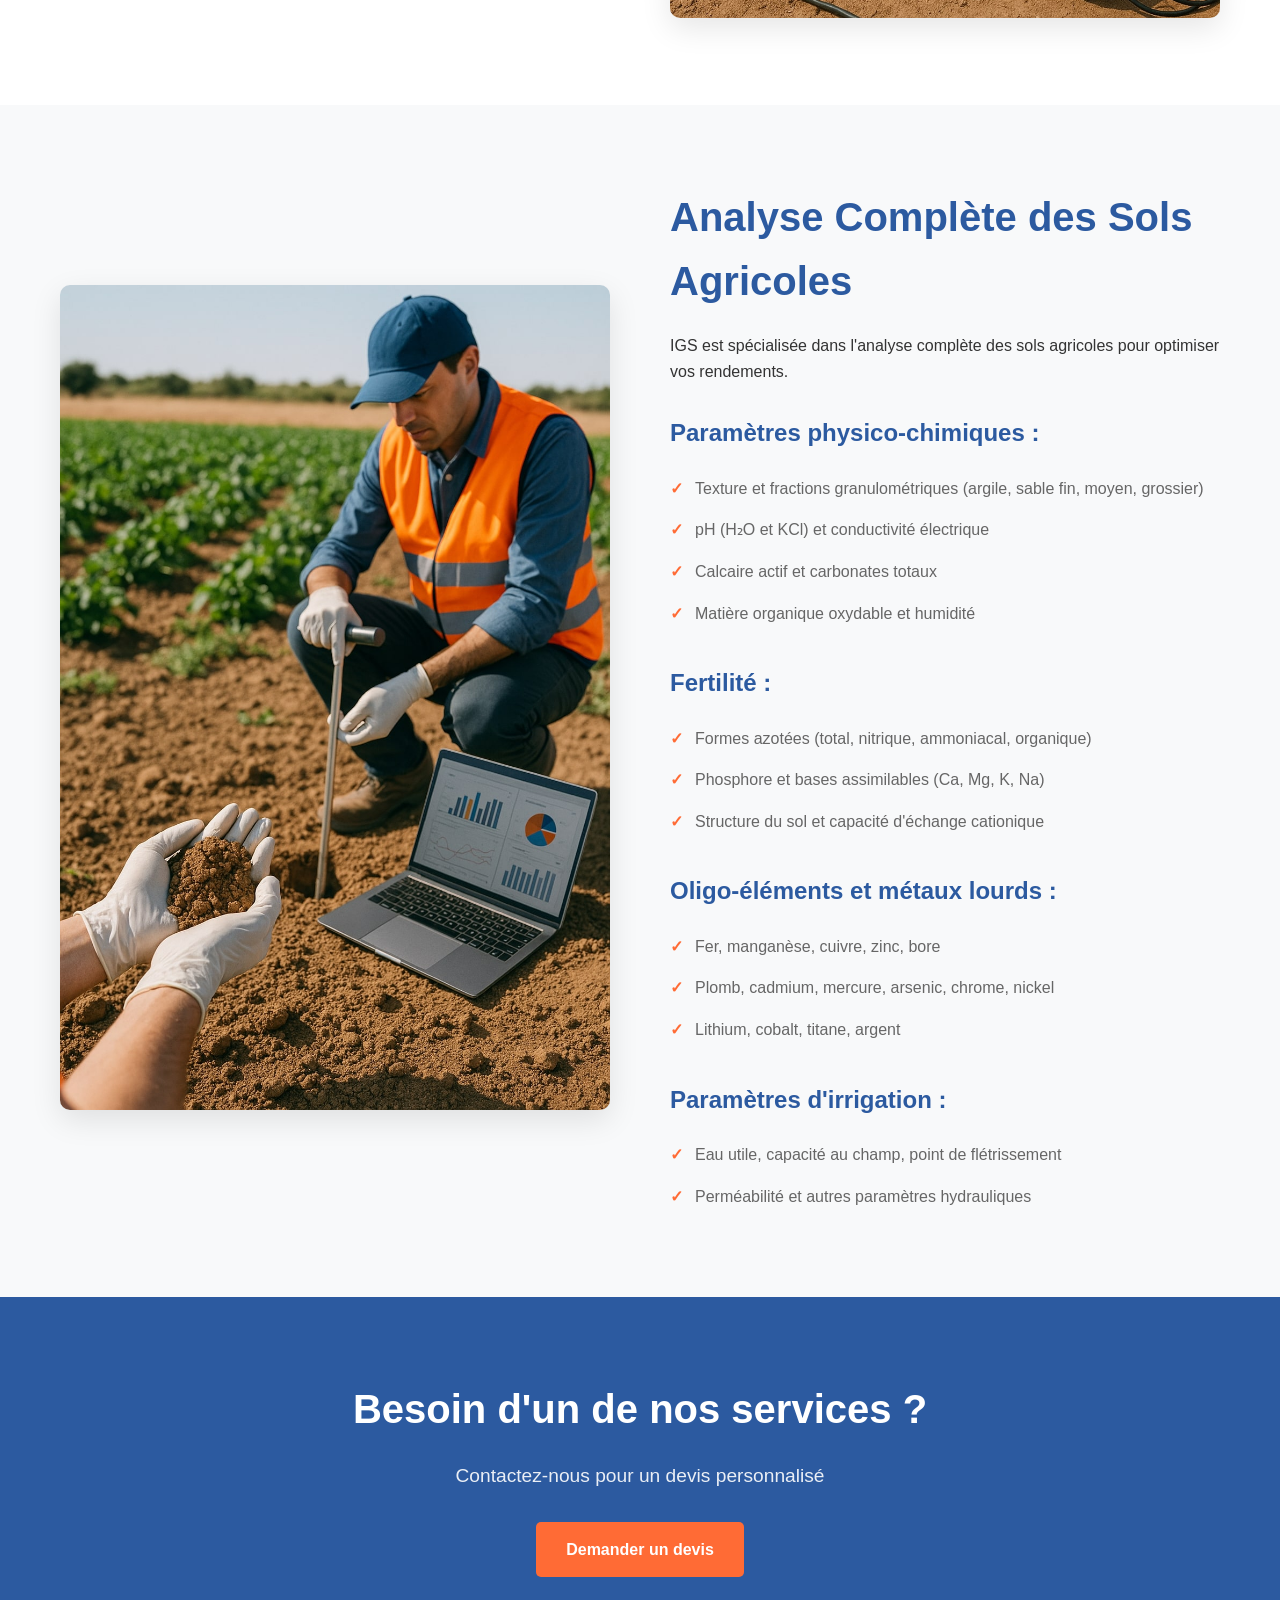
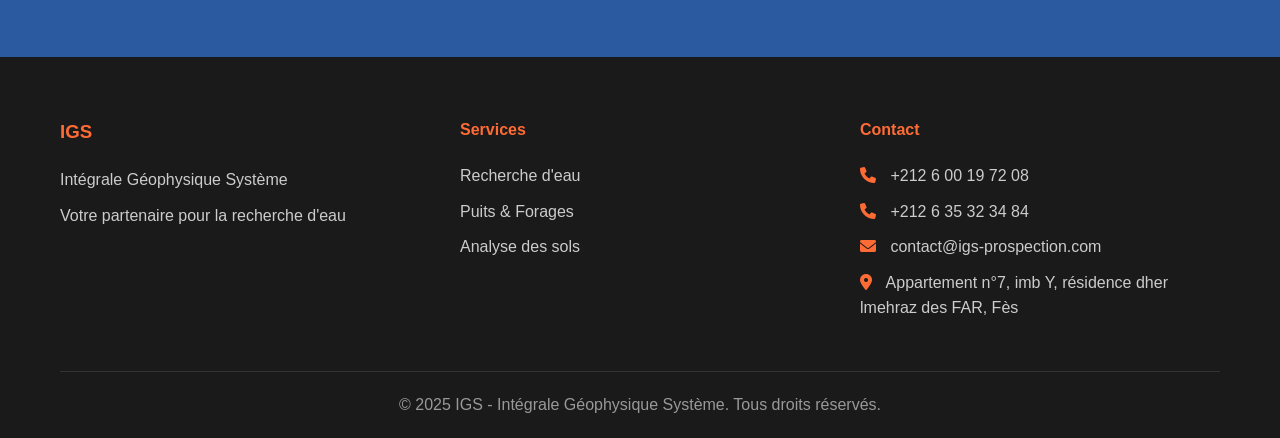
<file: services.html>
<!DOCTYPE html>
<html lang="fr">
<head>
    <meta charset="UTF-8">
    <meta name="viewport" content="width=device-width, initial-scale=1.0">
    <title>Services - IGS | Recherche d'eau, Puits & Forages, Analyse des sols</title>
    <meta name="description" content="Découvrez nos services : recherche et exploration des ressources en eau, gestion de puits et forages, analyse complète des sols agricoles.">
    <link rel="icon" type="image/png" href="images/icon-igs.png">
    <link rel="stylesheet" href="css/style.css">
    <link href="https://cdnjs.cloudflare.com/ajax/libs/font-awesome/6.0.0/css/all.min.css" rel="stylesheet">
</head>
<body>
    <!-- Navigation -->
    <nav class="navbar">
        <div class="nav-container">
            <div class="nav-logo">
                <img src="images/icon-igs.png" alt="Logo IGS" class="logo-img">
                <div class="logo-text">
                    <h2>IGS</h2>
                    <span>Intégrale Géophysique Système</span>
                </div>
            </div>
            <ul class="nav-menu">
                <li><a href="index.html" class="nav-link">Accueil</a></li>
                <li><a href="about.html" class="nav-link">À propos</a></li>
                <li><a href="services.html" class="nav-link active">Services</a></li>
                <li><a href="contact.html" class="nav-link">Contact</a></li>
                <li class="language-selector">
                    <a href="index.html" class="lang-link active">FR</a>
                    <span class="lang-separator">|</span>
                    <a href="ar/services.html" class="lang-link">عربي</a>
                </li>
            </ul>
            <div class="hamburger">
                <span class="bar"></span>
                <span class="bar"></span>
                <span class="bar"></span>
            </div>
        </div>
    </nav>

    <!-- Page Header -->
    <section class="page-header">
        <div class="container">
            <h1>Nos Services</h1>
            <p>Des solutions complètes pour vos besoins en eau et en analyse des sols</p>
        </div>
    </section>

    <!-- Recherche d'eau Section -->
    <section id="recherche-eau" class="service-detail">
        <div class="container">
            <div class="service-content">
                <div class="service-text">
                    <h2>Recherche et Exploration des Ressources en Eau</h2>
                    <p>IGS dispose de toutes les ressources et connaissances nécessaires pour trouver de l'eau sur votre propriété et élaborer un plan d'extraction adapté à vos besoins.</p>
                    
                    <h3>Nos méthodes de prospection :</h3>
                    <ul>
                        <li>Prospection géophysique par champs électriques naturels</li>
                        <li>Mesure de résistivité électrique</li>
                        <li>Analyse des variations du champ magnétique terrestre</li>
                        <li>Études hydrogéologiques approfondies</li>
                    </ul>

                    <h3>Évaluation des eaux souterraines :</h3>
                    <ul>
                        <li>Détermination de la valeur réelle de l'aquifère</li>
                        <li>Localisation optimale pour le captage d'eau</li>
                        <li>Évaluation lors de l'achat d'un bien immobilier</li>
                        <li>Rapports détaillés avec recommandations</li>
                    </ul>
                </div>
                <div class="service-image">
                    <img src="images/recherche-eau.jpg" alt="Équipement de recherche d'eau">
                </div>
            </div>
        </div>
    </section>

    <!-- Puits et Forages Section -->
    <section id="puits-forages" class="service-detail alt">
        <div class="container">
            <div class="service-content">
                <div class="service-image">
                    <img src="images/service-puits-forages.jpg" alt="Équipement de forage">
                </div>
                <div class="service-text">
                    <h2>Gestion Intégrale et Exécution de Puits et Forages</h2>
                    <p>Nous proposons une gamme complète de services pour tous vos projets de puits et forages.</p>
                    
                    <h3>Nos services comprennent :</h3>
                    <ul>
                        <li><strong>Études de faisabilité</strong> de puits et/ou de forages</li>
                        <li><strong>Développement de projets</strong> de forage personnalisés</li>
                        <li><strong>Gestion administrative</strong> : obtention des permis, légalisation des infrastructures</li>
                        <li><strong>Conception et exécution complètes</strong> de vos puits ou forages</li>
                        <li><strong>Solutions techniques adaptées</strong> : choix des équipements, cuves, réservoirs, pompes</li>
                        <li><strong>Études d'emplacement</strong> adaptées à vos besoins</li>
                        <li><strong>Réparation et nettoyage</strong> des dispositifs existants</li>
                    </ul>
                </div>
            </div>
        </div>
    </section>

    <!-- Études hydrogéologiques Section -->
    <section class="service-detail">
        <div class="container">
            <div class="service-content">
                <div class="service-text">
                    <h2>Études et Rapports Hydrogéologiques</h2>
                    <p>Nos experts réalisent des études complètes pour caractériser vos ressources en eau souterraine.</p>
                    
                    <h3>Nos analyses incluent :</h3>
                    <ul>
                        <li>Essais de pompage et essais sur puits</li>
                        <li>Points de mesure des eaux souterraines</li>
                        <li>Essais de forage géohydraulique</li>
                        <li>Diagnostic et détermination des paramètres des aquifères</li>
                        <li>Essais de pompage et échantillonnage multiniveau</li>
                        <li>Détermination de la concentration et de la charge en contaminants</li>
                        <li>Calcul des zones de drainage des puits</li>
                        <li>Détermination de l'impact des interventions sur l'eau</li>
                        <li>Calcul des processus d'écoulement et de transport des eaux souterraines</li>
                    </ul>
                </div>
                <div class="service-image">
                    <img src="images/service-hydrogeologie.jpg" alt="Études hydrogéologiques">
                </div>
            </div>
        </div>
    </section>

    <!-- Analyse des sols Section -->
    <section id="analyse-sols" class="service-detail alt">
        <div class="container">
            <div class="service-content">
                <div class="service-image">
                    <img src="images/service-analyse-sols.jpg" alt="Analyse des sols agricoles">
                </div>
                <div class="service-text">
                    <h2>Analyse Complète des Sols Agricoles</h2>
                    <p>IGS est spécialisée dans l'analyse complète des sols agricoles pour optimiser vos rendements.</p>
                    
                    <h3>Paramètres physico-chimiques :</h3>
                    <ul>
                        <li>Texture et fractions granulométriques (argile, sable fin, moyen, grossier)</li>
                        <li>pH (H₂O et KCl) et conductivité électrique</li>
                        <li>Calcaire actif et carbonates totaux</li>
                        <li>Matière organique oxydable et humidité</li>
                    </ul>

                    <h3>Fertilité :</h3>
                    <ul>
                        <li>Formes azotées (total, nitrique, ammoniacal, organique)</li>
                        <li>Phosphore et bases assimilables (Ca, Mg, K, Na)</li>
                        <li>Structure du sol et capacité d'échange cationique</li>
                    </ul>

                    <h3>Oligo-éléments et métaux lourds :</h3>
                    <ul>
                        <li>Fer, manganèse, cuivre, zinc, bore</li>
                        <li>Plomb, cadmium, mercure, arsenic, chrome, nickel</li>
                        <li>Lithium, cobalt, titane, argent</li>
                    </ul>

                    <h3>Paramètres d'irrigation :</h3>
                    <ul>
                        <li>Eau utile, capacité au champ, point de flétrissement</li>
                        <li>Perméabilité et autres paramètres hydrauliques</li>
                    </ul>
                </div>
            </div>
        </div>
    </section>

    <!-- CTA Section -->
    <section class="cta">
        <div class="container">
            <h2>Besoin d'un de nos services ?</h2>
            <p>Contactez-nous pour un devis personnalisé</p>
            <a href="contact.html" class="btn btn-primary">Demander un devis</a>
        </div>
    </section>

    <!-- Footer -->
    <footer class="footer">
        <div class="container">
            <div class="footer-content">
                <div class="footer-section">
                    <h3>IGS</h3>
                    <p>Intégrale Géophysique Système</p>
                    <p>Votre partenaire pour la recherche d'eau</p>
                </div>
                <div class="footer-section">
                    <h4>Services</h4>
                    <ul>
                        <li><a href="#recherche-eau">Recherche d'eau</a></li>
                        <li><a href="#puits-forages">Puits & Forages</a></li>
                        <li><a href="#analyse-sols">Analyse des sols</a></li>
                    </ul>
                </div>
                <div class="footer-section">
                    <h4>Contact</h4>
                    <!-- <p><i class="fas fa-phone"></i> +212 6 00 19 72 08</p> -->
                    <p><i class="fas fa-phone"></i> +212 6 00 19 72 08</p>
                    <p><i class="fas fa-phone"></i> +212 6 35 32 34 84</p>
                    <p><i class="fas fa-envelope"></i> contact@igs-prospection.com</p>
                    <p><i class="fas fa-map-marker-alt"></i> Appartement n°7, imb Y, résidence dher lmehraz des FAR, Fès</p>
                </div>
            </div>
            <div class="footer-bottom">
                <p>&copy; 2025 IGS - Intégrale Géophysique Système. Tous droits réservés.</p>
            </div>
        </div>
    </footer>

    <script src="js/main.js"></script>
</body>
</html>
</file>
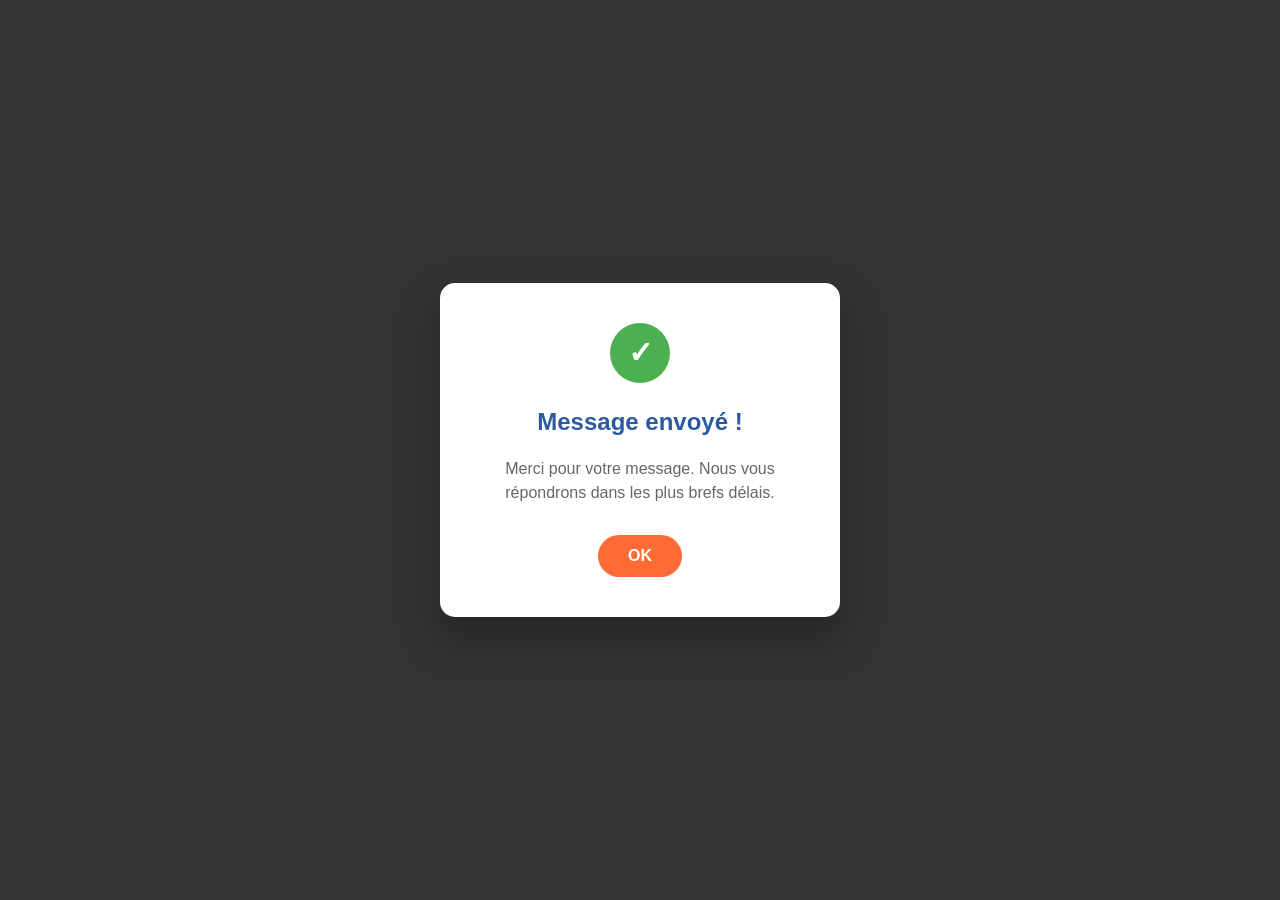
<file: thank-you.html>
<!DOCTYPE html>
<html lang="fr">
<head>
    <meta charset="UTF-8">
    <meta name="viewport" content="width=device-width, initial-scale=1.0">
    <title>Message envoyé</title>
    <link rel="icon" type="image/png" href="images/icon-igs.png">
    <link rel="stylesheet" href="css/style.css">
    <style>
        body {
            margin: 0;
            padding: 0;
            background: rgba(0, 0, 0, 0.8);
            display: flex;
            justify-content: center;
            align-items: center;
            min-height: 100vh;
            font-family: 'Segoe UI', Tahoma, Geneva, Verdana, sans-serif;
        }
        
        .popup-container {
            background: white;
            border-radius: 15px;
            padding: 40px;
            text-align: center;
            box-shadow: 0 20px 40px rgba(0,0,0,0.3);
            max-width: 400px;
            width: 90%;
            position: relative;
            animation: slideIn 0.3s ease-out;
        }
        
        @keyframes slideIn {
            from {
                opacity: 0;
                transform: translateY(-20px);
            }
            to {
                opacity: 1;
                transform: translateY(0);
            }
        }
        
        .success-icon {
            width: 60px;
            height: 60px;
            background: #4CAF50;
            border-radius: 50%;
            display: flex;
            align-items: center;
            justify-content: center;
            margin: 0 auto 20px;
            animation: bounce 0.6s ease-out;
        }
        
        .success-icon::after {
            content: "✓";
            color: white;
            font-size: 30px;
            font-weight: bold;
        }
        
        @keyframes bounce {
            0%, 20%, 50%, 80%, 100% {
                transform: translateY(0);
            }
            40% {
                transform: translateY(-10px);
            }
            60% {
                transform: translateY(-5px);
            }
        }
        
        .popup-title {
            color: #2c5aa0;
            font-size: 24px;
            font-weight: bold;
            margin-bottom: 15px;
        }
        
        .popup-message {
            color: #666;
            font-size: 16px;
            line-height: 1.5;
            margin-bottom: 30px;
        }
        
        .ok-button {
            background: #ff6b35;
            color: white;
            border: none;
            padding: 12px 30px;
            border-radius: 25px;
            font-size: 16px;
            font-weight: 600;
            cursor: pointer;
            transition: all 0.3s ease;
            outline: none;
        }
        
        .ok-button:hover {
            background: #e55a2b;
            transform: translateY(-2px);
            box-shadow: 0 5px 15px rgba(255, 107, 53, 0.4);
        }
        
        .ok-button:active {
            transform: translateY(0);
        }
    </style>
</head>
<body>
    <div class="popup-container">
        <div class="success-icon"></div>
        <h2 class="popup-title">Message envoyé !</h2>
        <p class="popup-message">Merci pour votre message. Nous vous répondrons dans les plus brefs délais.</p>
        <button class="ok-button" onclick="window.location.href='index.html'">OK</button>
    </div>
</body>
</html>
</file>
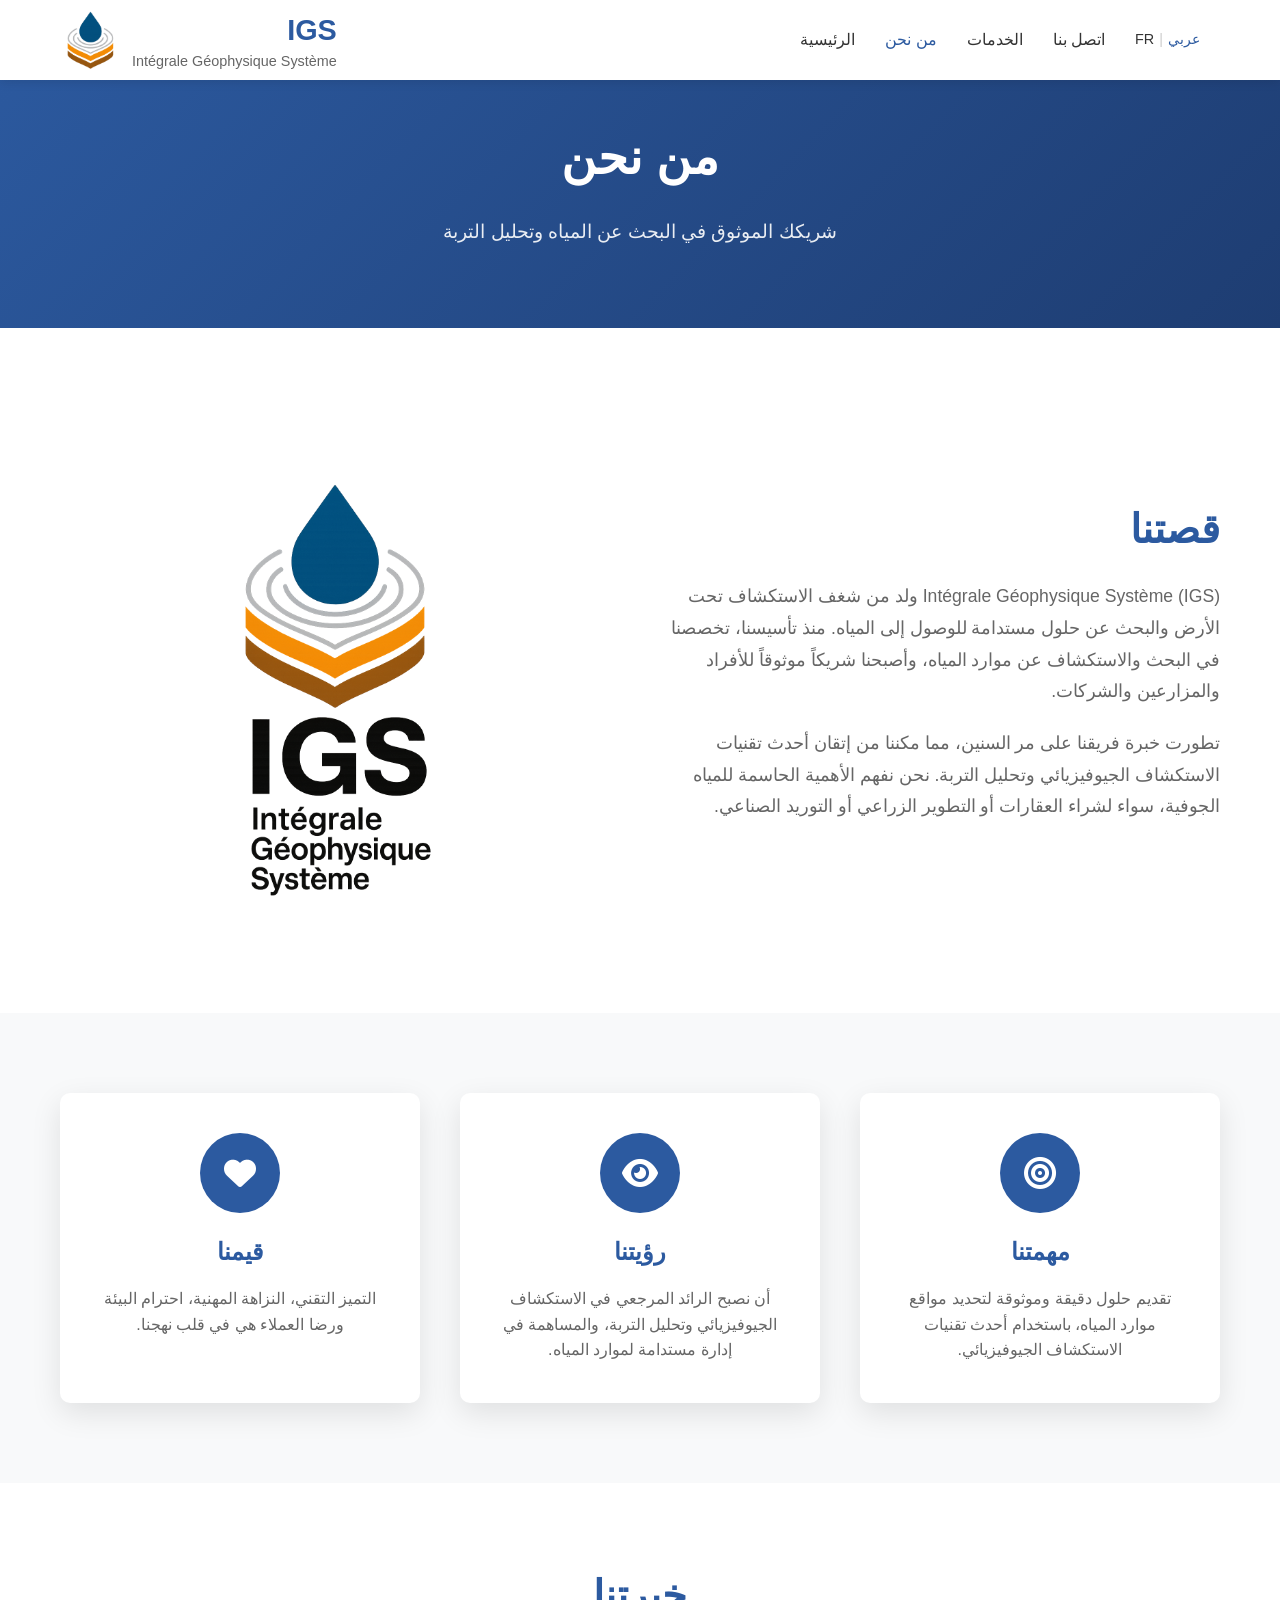
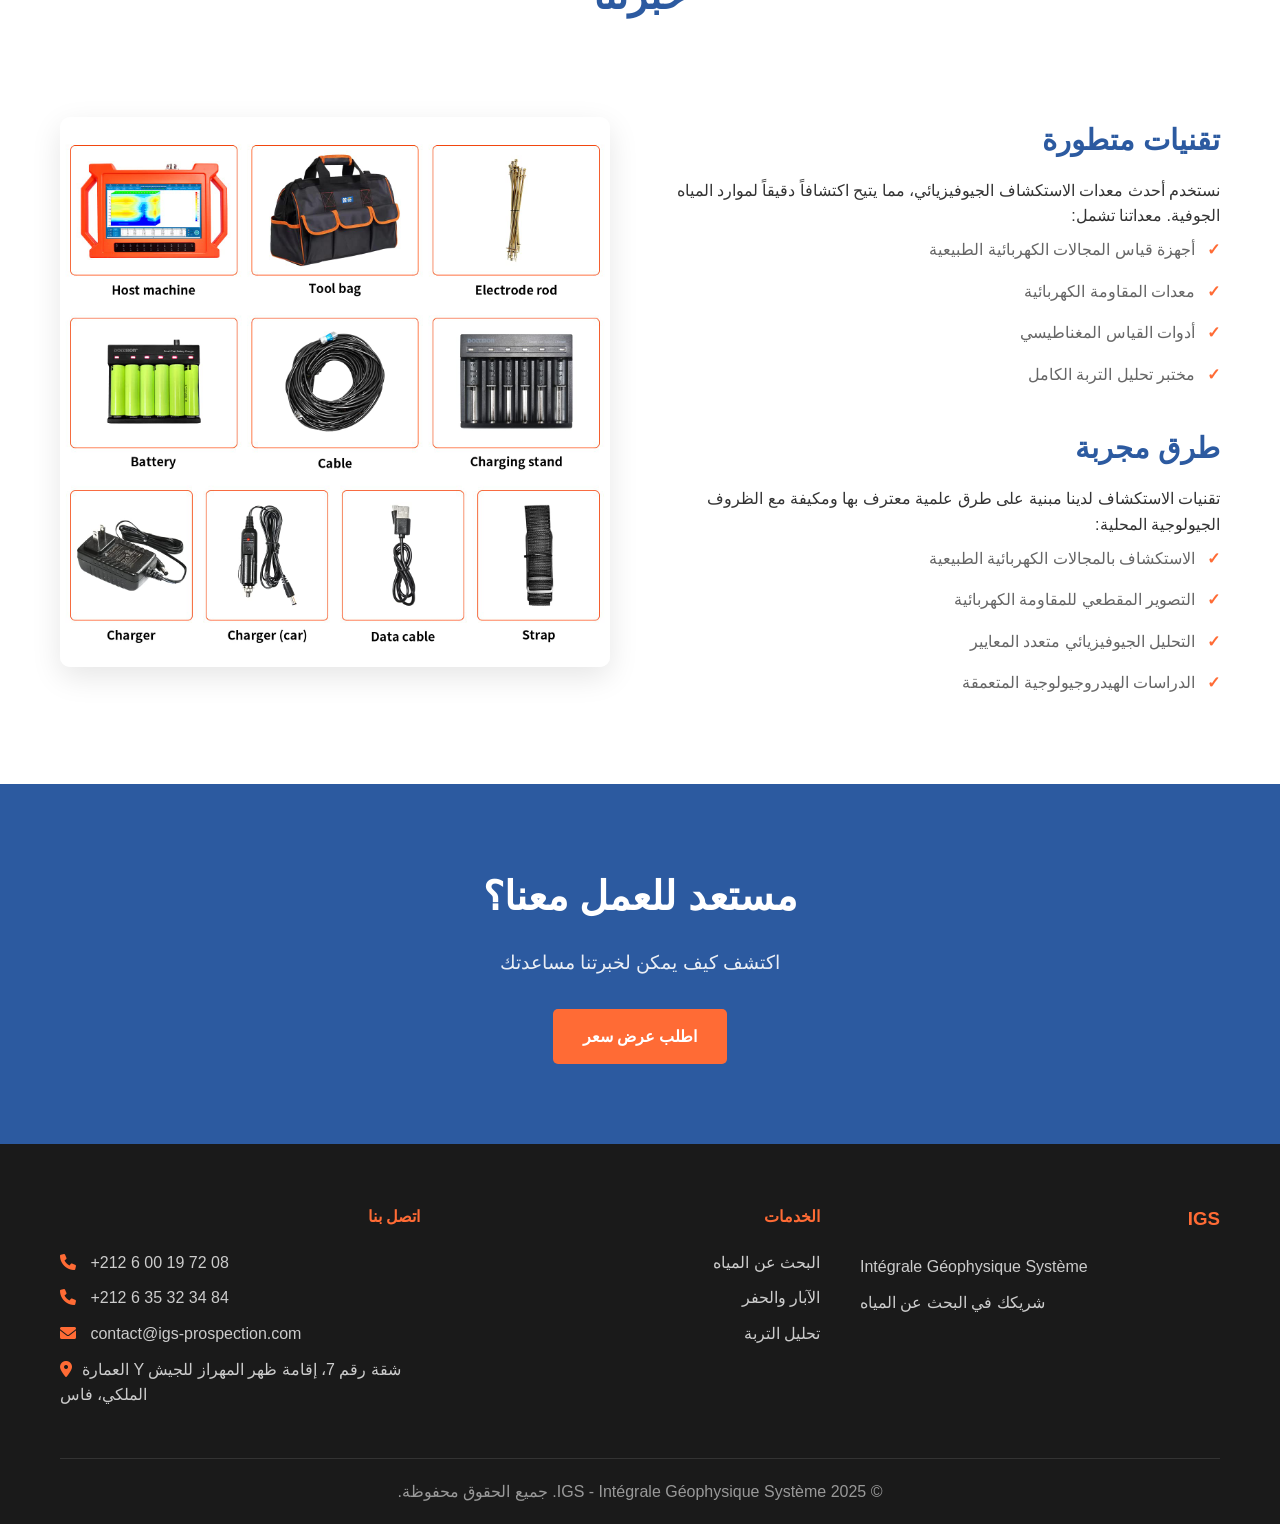
<file: ar/about.html>
<!DOCTYPE html>
<html lang="ar" dir="rtl">
<head>
    <meta charset="UTF-8">
    <meta name="viewport" content="width=device-width, initial-scale=1.0">
    <title>من نحن - IGS | خبرة في الاستكشاف الجيوفيزيائي</title>
    <meta name="description" content="اكتشف خبرة IGS في الاستكشاف الجيوفيزيائي والبحث عن المياه وتحليل التربة. أكثر من 10 سنوات من الخبرة.">
    <link rel="icon" type="image/png" href="../images/icon-igs.png">
    <link rel="stylesheet" href="../css/style.css">
    <link href="https://cdnjs.cloudflare.com/ajax/libs/font-awesome/6.0.0/css/all.min.css" rel="stylesheet">
</head>
<body>
    <!-- Navigation -->
    <nav class="navbar">
        <div class="nav-container">
            <div class="nav-logo">
                <img src="../images/icon-igs.png" alt="شعار IGS" class="logo-img">
                <div class="logo-text">
                    <h2>IGS</h2>
                    <span>Intégrale Géophysique Système</span>
                </div>
            </div>
            <ul class="nav-menu">
                <li><a href="index.html" class="nav-link">الرئيسية</a></li>
                <li><a href="about.html" class="nav-link active">من نحن</a></li>
                <li><a href="services.html" class="nav-link">الخدمات</a></li>
                <li><a href="contact.html" class="nav-link">اتصل بنا</a></li>
                <li class="language-selector">
                    <a href="../about.html" class="lang-link">FR</a>
                    <span class="lang-separator">|</span>
                    <a href="about.html" class="lang-link active">عربي</a>
                </li>
            </ul>
            <div class="hamburger">
                <span class="bar"></span>
                <span class="bar"></span>
                <span class="bar"></span>
            </div>
        </div>
    </nav>

    <!-- Page Header -->
    <section class="page-header">
        <div class="container">
            <h1>من نحن</h1>
            <p>شريكك الموثوق في البحث عن المياه وتحليل التربة</p>
        </div>
    </section>

    <!-- Company Story -->
    <section class="company-story">
        <div class="container">
            <div class="story-content">
                <div class="story-text">
                    <h2>قصتنا</h2>
                    <p>Intégrale Géophysique Système (IGS) ولد من شغف الاستكشاف تحت الأرض والبحث عن حلول مستدامة للوصول إلى المياه. منذ تأسيسنا، تخصصنا في البحث والاستكشاف عن موارد المياه، وأصبحنا شريكاً موثوقاً للأفراد والمزارعين والشركات.</p>
                    
                    <p>تطورت خبرة فريقنا على مر السنين، مما مكننا من إتقان أحدث تقنيات الاستكشاف الجيوفيزيائي وتحليل التربة. نحن نفهم الأهمية الحاسمة للمياه الجوفية، سواء لشراء العقارات أو التطوير الزراعي أو التوريد الصناعي.</p>
                </div>
                <div class="story-image">
                    <img src="../images/logo-igs.png" alt="فريق IGS في العمل">
                </div>
            </div>
        </div>
    </section>

    <!-- Mission & Values -->
    <section class="mission-values">
        <div class="container">
            <div class="values-grid">
                <div class="value-card">
                    <div class="value-icon">
                        <i class="fas fa-bullseye"></i>
                    </div>
                    <h3>مهمتنا</h3>
                    <p>تقديم حلول دقيقة وموثوقة لتحديد مواقع موارد المياه، باستخدام أحدث تقنيات الاستكشاف الجيوفيزيائي.</p>
                </div>
                <div class="value-card">
                    <div class="value-icon">
                        <i class="fas fa-eye"></i>
                    </div>
                    <h3>رؤيتنا</h3>
                    <p>أن نصبح الرائد المرجعي في الاستكشاف الجيوفيزيائي وتحليل التربة، والمساهمة في إدارة مستدامة لموارد المياه.</p>
                </div>
                <div class="value-card">
                    <div class="value-icon">
                        <i class="fas fa-heart"></i>
                    </div>
                    <h3>قيمنا</h3>
                    <p>التميز التقني، النزاهة المهنية، احترام البيئة ورضا العملاء هي في قلب نهجنا.</p>
                </div>
            </div>
        </div>
    </section>

    <!-- Expertise -->
    <section class="expertise">
        <div class="container">
            <h2>خبرتنا</h2>
            <div class="expertise-content">
                <div class="expertise-text">
                    <h3>تقنيات متطورة</h3>
                    <p>نستخدم أحدث معدات الاستكشاف الجيوفيزيائي، مما يتيح اكتشافاً دقيقاً لموارد المياه الجوفية. معداتنا تشمل:</p>
                    <ul>
                        <li>أجهزة قياس المجالات الكهربائية الطبيعية</li>
                        <li>معدات المقاومة الكهربائية</li>
                        <li>أدوات القياس المغناطيسي</li>
                        <li>مختبر تحليل التربة الكامل</li>
                    </ul>
                    
                    <h3>طرق مجربة</h3>
                    <p>تقنيات الاستكشاف لدينا مبنية على طرق علمية معترف بها ومكيفة مع الظروف الجيولوجية المحلية:</p>
                    <ul>
                        <li>الاستكشاف بالمجالات الكهربائية الطبيعية</li>
                        <li>التصوير المقطعي للمقاومة الكهربائية</li>
                        <li>التحليل الجيوفيزيائي متعدد المعايير</li>
                        <li>الدراسات الهيدروجيولوجية المتعمقة</li>
                    </ul>
                </div>
                <div class="expertise-image">
                    <img src="../images/hero-equipment.jpg" alt="معدات استكشاف IGS">
                </div>
            </div>
        </div>
    </section>

    <!-- Team
    <section class="team">
        <div class="container">
            <h2>فريقنا</h2>
            <p>محترفون ذوو خبرة في خدمتكم</p>
            <div class="team-grid">
                <div class="team-member">
                    <img src="../images/team-member-1.jpg" alt="المدير التقني">
                    <h3>جان دوبون</h3>
                    <p class="role">مدير تقني</p>
                    <p>جيوفيزيائي مع أكثر من 15 سنة خبرة في استكشاف المياه.</p>
                </div>
                <div class="team-member">
                    <img src="../images/team-member-2.jpg" alt="مهندس هيدروجيولوجي">
                    <h3>ماري مارتن</h3>
                    <p class="role">مهندس هيدروجيولوجي</p>
                    <p>متخصصة في تحليل الطبقات المائية ودراسات الجدوى.</p>
                </div>
                <div class="team-member">
                    <img src="../images/team-member-3.jpg" alt="فني حفر">
                    <h3>بيير ليروي</h3>
                    <p class="role">فني حفر</p>
                    <p>خبير في تقنيات الحفر وصيانة المعدات.</p>
                </div>
            </div>
        </div>
    </section> -->

    <!-- CTA Section -->
    <section class="cta">
        <div class="container">
            <h2>مستعد للعمل معنا؟</h2>
            <p>اكتشف كيف يمكن لخبرتنا مساعدتك</p>
            <a href="contact.html" class="btn btn-primary">اطلب عرض سعر</a>
        </div>
    </section>

    <!-- Footer -->
    <footer class="footer">
        <div class="container">
            <div class="footer-content">
                <div class="footer-section">
                    <h3>IGS</h3>
                    <p>Intégrale Géophysique Système</p>
                    <p>شريكك في البحث عن المياه</p>
                </div>
                <div class="footer-section">
                    <h4>الخدمات</h4>
                    <ul>
                        <li><a href="services.html#recherche-eau">البحث عن المياه</a></li>
                        <li><a href="services.html#puits-forages">الآبار والحفر</a></li>
                        <li><a href="services.html#analyse-sols">تحليل التربة</a></li>
                    </ul>
                </div>
                <div class="footer-section">
                    <h4>اتصل بنا</h4>
                    <!-- <p><i class="fas fa-phone"></i> +212 6 00 19 72 08</p> -->
                    <p><i class="fas fa-phone"></i> +212 6 00 19 72 08</p>
                    <p><i class="fas fa-phone"></i> +212 6 35 32 34 84</p>
                    <p><i class="fas fa-envelope"></i> contact@igs-prospection.com</p>
                    <p><i class="fas fa-map-marker-alt"></i>العمارة Y شقة رقم 7، إقامة ظهر المهراز للجيش الملكي، فاس
                    </p>
                </div>
            </div>
            <div class="footer-bottom">
                <p>&copy; 2025 IGS - Intégrale Géophysique Système. جميع الحقوق محفوظة.</p>
            </div>
        </div>
    </footer>

    <script src="../js/main.js"></script>
</body>
</html>
</file>
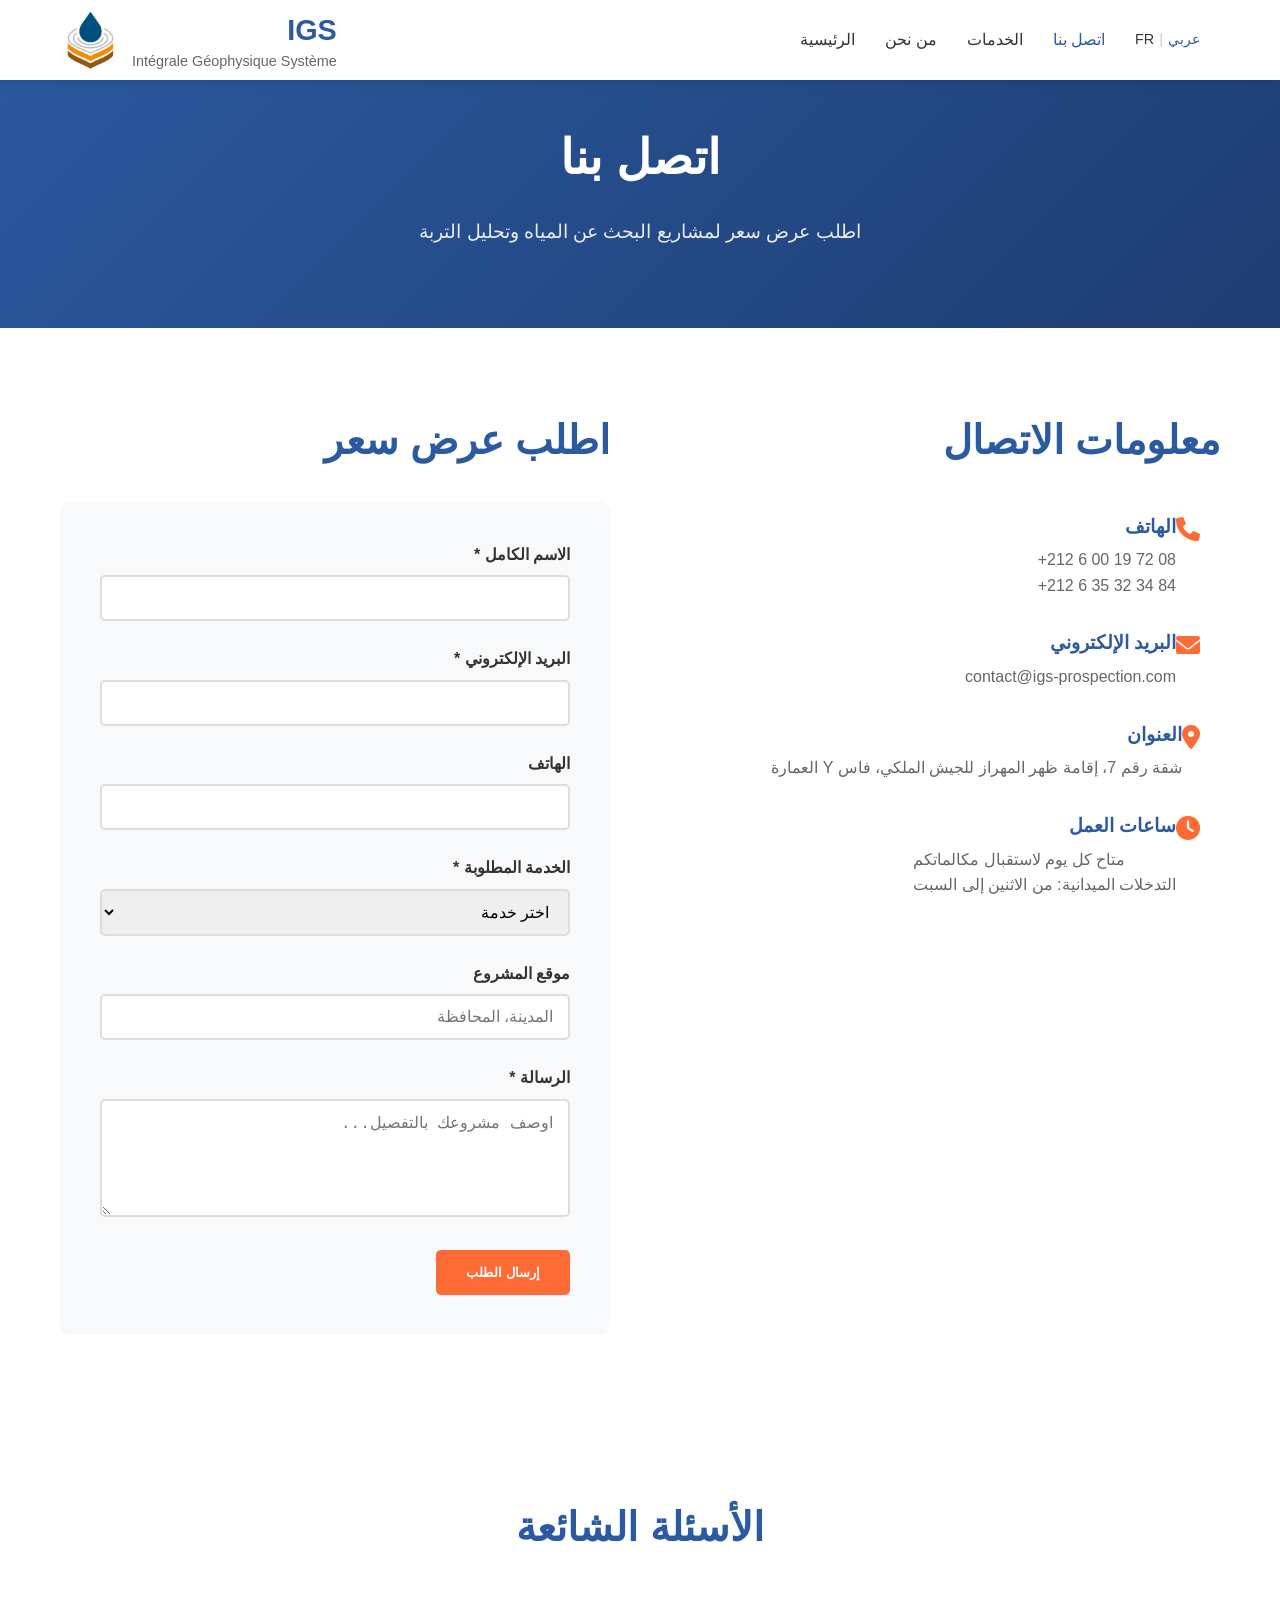
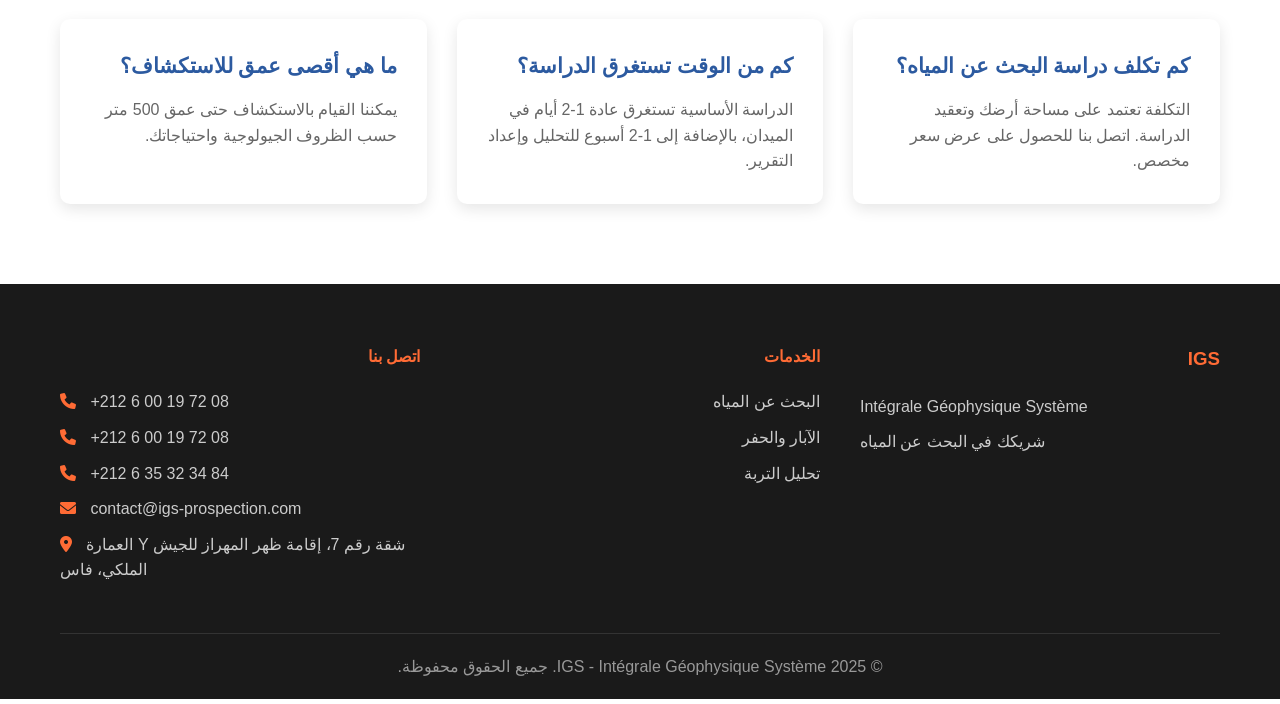
<file: ar/contact.html>
<!DOCTYPE html>
<html lang="ar" dir="rtl">
<head>
    <meta charset="UTF-8">
    <meta name="viewport" content="width=device-width, initial-scale=1.0">
    <title>اتصل بنا - IGS | اطلب عرض سعر مجاني</title>
    <meta name="description" content="اتصل بـ IGS للحصول على عرض سعر مجاني. متخصصون في البحث عن المياه والآبار والحفر وتحليل التربة الزراعية.">
    <link rel="icon" type="image/png" href="../images/icon-igs.png">
    <link rel="stylesheet" href="../css/style.css">
    <link href="https://cdnjs.cloudflare.com/ajax/libs/font-awesome/6.0.0/css/all.min.css" rel="stylesheet">
</head>
<body>
    <!-- Navigation -->
    <nav class="navbar">
        <div class="nav-container">
            <div class="nav-logo">
                <img src="../images/icon-igs.png" alt="شعار IGS" class="logo-img">
                <div class="logo-text">
                    <h2>IGS</h2>
                    <span>Intégrale Géophysique Système</span>
                </div>
            </div>
            <ul class="nav-menu">
                <li><a href="index.html" class="nav-link">الرئيسية</a></li>
                <li><a href="about.html" class="nav-link">من نحن</a></li>
                <li><a href="services.html" class="nav-link">الخدمات</a></li>
                <li><a href="contact.html" class="nav-link active">اتصل بنا</a></li>
                <li class="language-selector">
                    <a href="../contact.html" class="lang-link">FR</a>
                    <span class="lang-separator">|</span>
                    <a href="contact.html" class="lang-link active">عربي</a>
                </li>
            </ul>
            <div class="hamburger">
                <span class="bar"></span>
                <span class="bar"></span>
                <span class="bar"></span>
            </div>
        </div>
    </nav>

    <!-- Page Header -->
    <section class="page-header">
        <div class="container">
            <h1>اتصل بنا</h1>
            <p>اطلب عرض سعر لمشاريع البحث عن المياه وتحليل التربة</p>
        </div>
    </section>

    <!-- Contact Section -->
    <section class="contact-section">
        <div class="container">
            <div class="contact-content">
                <div class="contact-info">
                    <h2>معلومات الاتصال</h2>
                    <div class="contact-item">
                        <i class="fas fa-phone"></i>
                        <div>
                            <h3>الهاتف</h3>
                            <!-- <p>+212 6 00 19 72 08</p> -->
                            <p>+212 6 00 19 72 08</p>
                            <p>+212 6 35 32 34 84</p>
                        </div>
                    </div>
                    <div class="contact-item">
                        <i class="fas fa-envelope"></i>
                        <div>
                            <h3>البريد الإلكتروني</h3>
                            <p>contact@igs-prospection.com</p>
                        </div>
                    </div>
                    <div class="contact-item">
                        <i class="fas fa-map-marker-alt"></i>
                        <div>
                            <h3>العنوان</h3>
                            <p>العمارة Y شقة رقم 7، إقامة ظهر المهراز للجيش الملكي، فاس</p>
                        </div>
                    </div>
                    <div class="contact-item">
                        <i class="fas fa-clock"></i>
                        <div>
                            <h3>ساعات العمل</h3>
                            <p>متاح كل يوم لاستقبال مكالماتكم<br>التدخلات الميدانية: من الاثنين إلى السبت</p>
                        </div>
                    </div>
                </div>

                <div class="contact-form-container">
                    <h2>اطلب عرض سعر</h2>
                    <form id="contact-form" class="contact-form" name="contact" method="POST" data-netlify="true" netlify-honeypot="bot-field" action="thank-you.html">
                        <div style="display: none;">
                            <label>لا تملأ هذا الحقل إذا كنت إنساناً: <input name="bot-field" /></label>
                        </div>
                        <div class="form-group">
                            <label for="name">الاسم الكامل *</label>
                            <input type="text" id="name" name="name" required>
                        </div>
                        <div class="form-group">
                            <label for="email">البريد الإلكتروني *</label>
                            <input type="email" id="email" name="email" required>
                        </div>
                        <div class="form-group">
                            <label for="phone">الهاتف</label>
                            <input type="tel" id="phone" name="phone">
                        </div>
                        <div class="form-group">
                            <label for="service">الخدمة المطلوبة *</label>
                            <select id="service" name="service" required>
                                <option value="">اختر خدمة</option>
                                <option value="recherche-eau">البحث عن المياه</option>
                                <option value="puits-forages">الآبار والحفر</option>
                                <option value="analyse-sols">تحليل التربة</option>
                                <option value="etudes-hydrogeologiques">الدراسات الهيدروجيولوجية</option>
                                <option value="autre">أخرى</option>
                            </select>
                        </div>
                        <div class="form-group">
                            <label for="location">موقع المشروع</label>
                            <input type="text" id="location" name="location" placeholder="المدينة، المحافظة">
                        </div>
                        <div class="form-group">
                            <label for="message">الرسالة *</label>
                            <textarea id="message" name="message" rows="5" placeholder="اوصف مشروعك بالتفصيل..." required></textarea>
                        </div>
                        <button type="submit" class="btn btn-primary">إرسال الطلب</button>
                    </form>
                </div>
            </div>
        </div>
    </section>

    <!-- FAQ Section -->
    <section class="faq-section">
        <div class="container">
            <h2>الأسئلة الشائعة</h2>
            <div class="faq-grid">
                <div class="faq-item">
                    <h3>كم تكلف دراسة البحث عن المياه؟</h3>
                    <p>التكلفة تعتمد على مساحة أرضك وتعقيد الدراسة. اتصل بنا للحصول على عرض سعر مخصص.</p>
                </div>
                <div class="faq-item">
                    <h3>كم من الوقت تستغرق الدراسة؟</h3>
                    <p>الدراسة الأساسية تستغرق عادة 1-2 أيام في الميدان، بالإضافة إلى 1-2 أسبوع للتحليل وإعداد التقرير.</p>
                </div>
                <div class="faq-item">
                    <h3>ما هي أقصى عمق للاستكشاف؟</h3>
                    <p>يمكننا القيام بالاستكشاف حتى عمق 500 متر حسب الظروف الجيولوجية واحتياجاتك.</p>
                </div>
            </div>
        </div>
    </section>

    <!-- Footer -->
    <footer class="footer">
        <div class="container">
            <div class="footer-content">
                <div class="footer-section">
                    <h3>IGS</h3>
                    <p>Intégrale Géophysique Système</p>
                    <p>شريكك في البحث عن المياه</p>
                </div>
                <div class="footer-section">
                    <h4>الخدمات</h4>
                    <ul>
                        <li><a href="services.html#recherche-eau">البحث عن المياه</a></li>
                        <li><a href="services.html#puits-forages">الآبار والحفر</a></li>
                        <li><a href="services.html#analyse-sols">تحليل التربة</a></li>
                    </ul>
                </div>
                <div class="footer-section">
                    <h4>اتصل بنا</h4>
                    <p><i class="fas fa-phone"></i> +212 6 00 19 72 08</p>
                    <p><i class="fas fa-phone"></i> +212 6 00 19 72 08</p>
                    <p><i class="fas fa-phone"></i> +212 6 35 32 34 84</p>
                    <p><i class="fas fa-envelope"></i> contact@igs-prospection.com</p>
                    <p><i class="fas fa-map-marker-alt"></i> العمارة Y شقة رقم 7، إقامة ظهر المهراز للجيش الملكي، فاس</p>
                </div>
            </div>
            <div class="footer-bottom">
                <p>&copy; 2025 IGS - Intégrale Géophysique Système. جميع الحقوق محفوظة.</p>
            </div>
        </div>
    </footer>

    <script src="../js/main.js"></script>
</body>
</html>
</file>
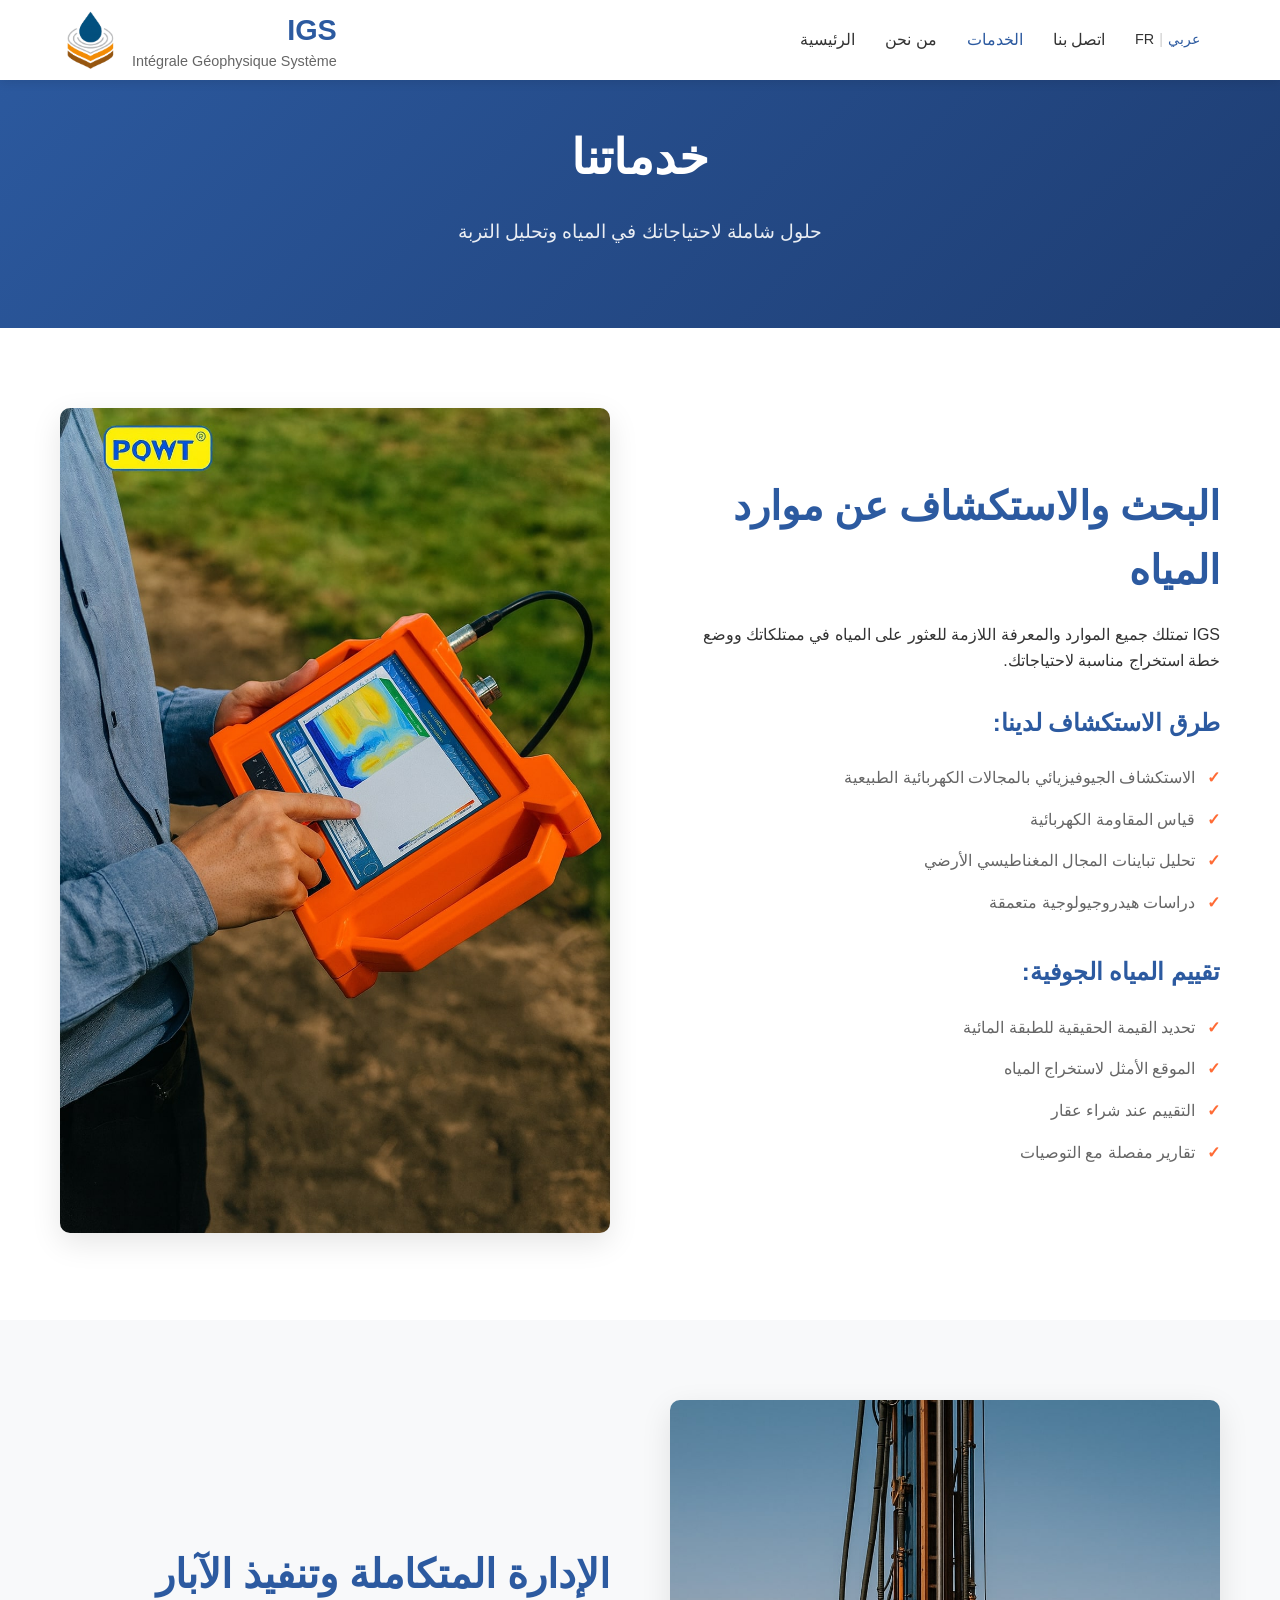
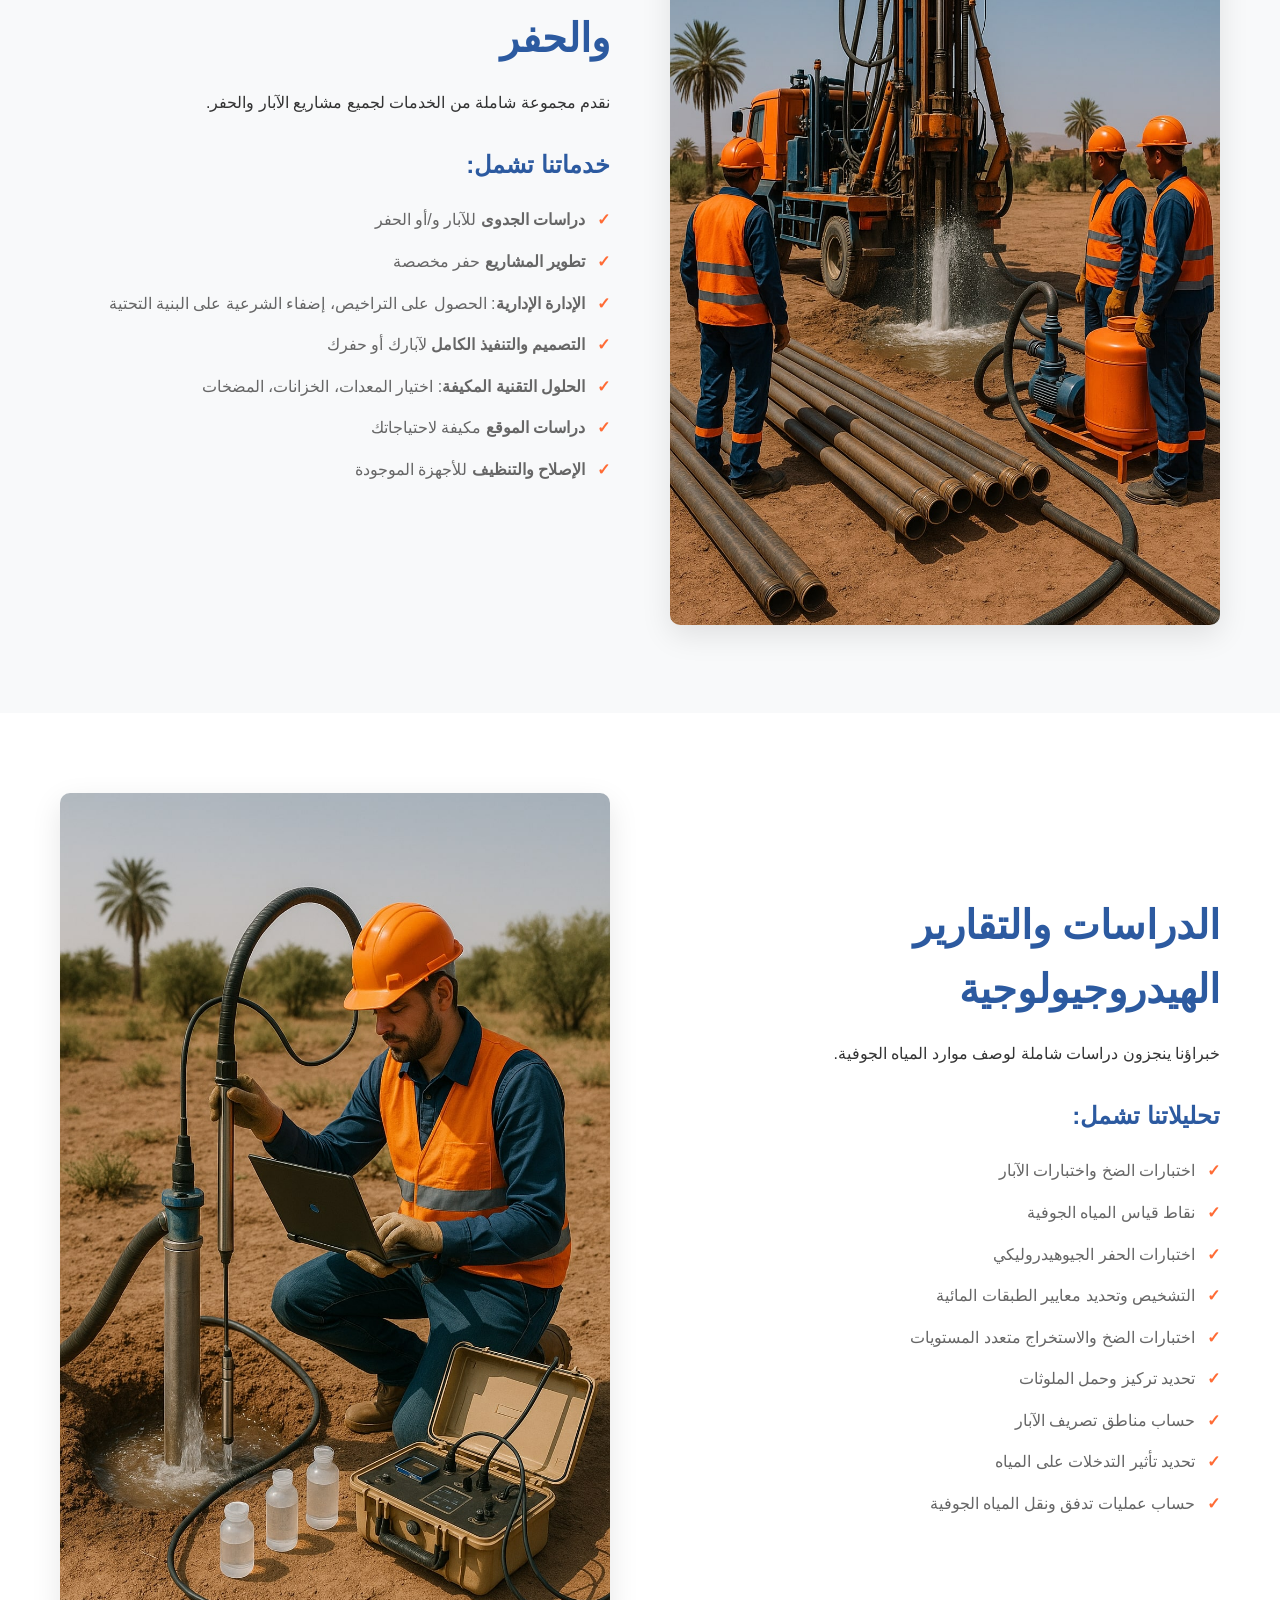
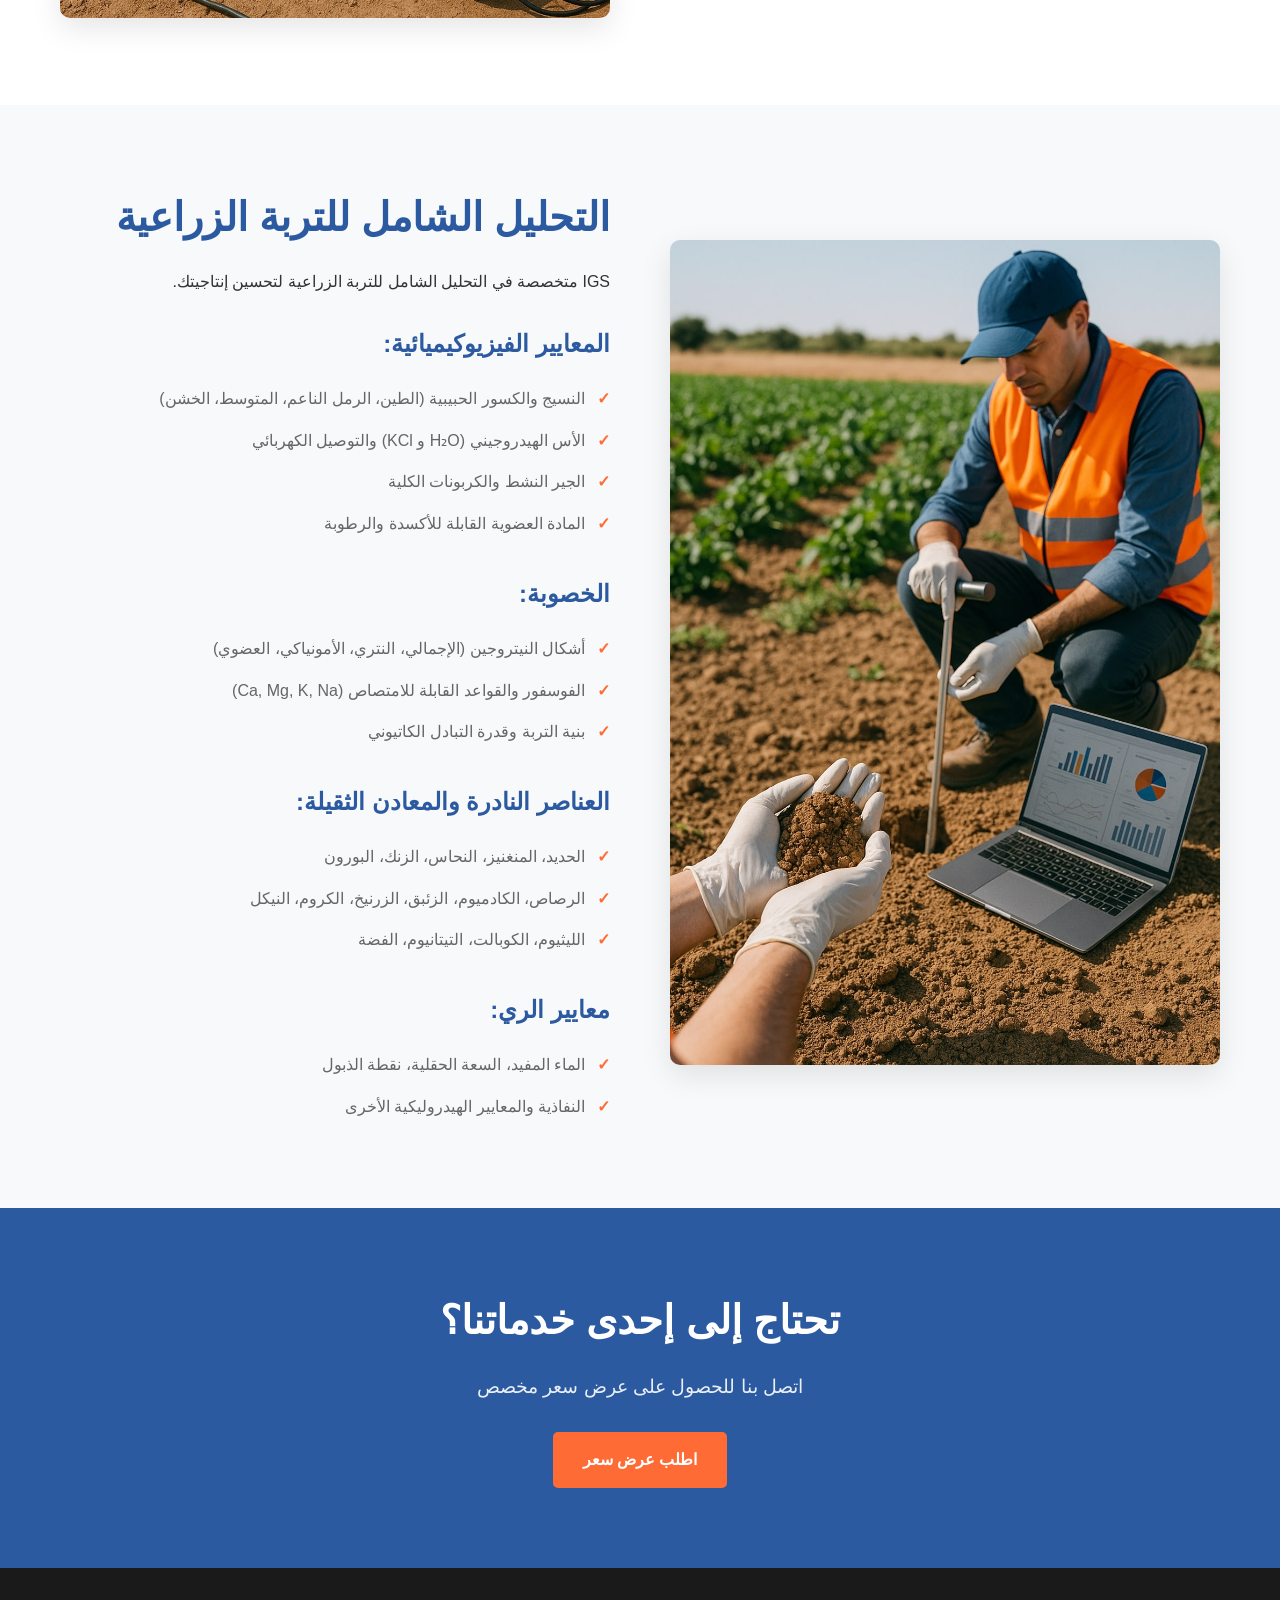
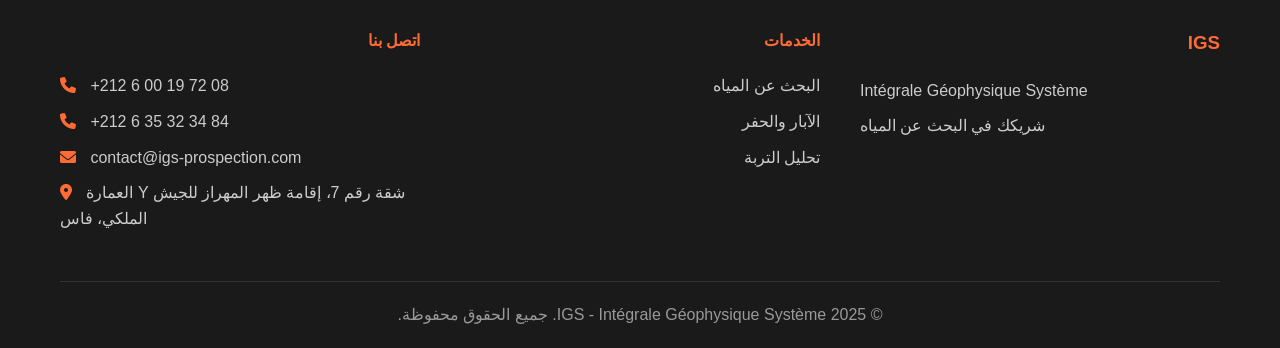
<file: ar/services.html>
<!DOCTYPE html>
<html lang="ar" dir="rtl">
<head>
    <meta charset="UTF-8">
    <meta name="viewport" content="width=device-width, initial-scale=1.0">
    <title>الخدمات - IGS | البحث عن المياه، الآبار والحفر، تحليل التربة</title>
    <meta name="description" content="اكتشف خدماتنا: البحث والاستكشاف عن موارد المياه، إدارة الآبار والحفر، تحليل شامل للتربة الزراعية.">
    <link rel="icon" type="image/png" href="../images/icon-igs.png">
    <link rel="stylesheet" href="../css/style.css">
    <link href="https://cdnjs.cloudflare.com/ajax/libs/font-awesome/6.0.0/css/all.min.css" rel="stylesheet">
</head>
<body>
    <!-- Navigation -->
    <nav class="navbar">
        <div class="nav-container">
            <div class="nav-logo">
                <img src="../images/icon-igs.png" alt="شعار IGS" class="logo-img">
                <div class="logo-text">
                    <h2>IGS</h2>
                    <span>Intégrale Géophysique Système</span>
                </div>
            </div>
            <ul class="nav-menu">
                <li><a href="index.html" class="nav-link">الرئيسية</a></li>
                <li><a href="about.html" class="nav-link">من نحن</a></li>
                <li><a href="services.html" class="nav-link active">الخدمات</a></li>
                <li><a href="contact.html" class="nav-link">اتصل بنا</a></li>
                <li class="language-selector">
                    <a href="../services.html" class="lang-link">FR</a>
                    <span class="lang-separator">|</span>
                    <a href="services.html" class="lang-link active">عربي</a>
                </li>
            </ul>
            <div class="hamburger">
                <span class="bar"></span>
                <span class="bar"></span>
                <span class="bar"></span>
            </div>
        </div>
    </nav>

    <!-- Page Header -->
    <section class="page-header">
        <div class="container">
            <h1>خدماتنا</h1>
            <p>حلول شاملة لاحتياجاتك في المياه وتحليل التربة</p>
        </div>
    </section>

    <!-- Recherche d'eau Section -->
    <section id="recherche-eau" class="service-detail">
        <div class="container">
            <div class="service-content">
                <div class="service-text">
                    <h2>البحث والاستكشاف عن موارد المياه</h2>
                    <p>IGS تمتلك جميع الموارد والمعرفة اللازمة للعثور على المياه في ممتلكاتك ووضع خطة استخراج مناسبة لاحتياجاتك.</p>
                    
                    <h3>طرق الاستكشاف لدينا:</h3>
                    <ul>
                        <li>الاستكشاف الجيوفيزيائي بالمجالات الكهربائية الطبيعية</li>
                        <li>قياس المقاومة الكهربائية</li>
                        <li>تحليل تباينات المجال المغناطيسي الأرضي</li>
                        <li>دراسات هيدروجيولوجية متعمقة</li>
                    </ul>

                    <h3>تقييم المياه الجوفية:</h3>
                    <ul>
                        <li>تحديد القيمة الحقيقية للطبقة المائية</li>
                        <li>الموقع الأمثل لاستخراج المياه</li>
                        <li>التقييم عند شراء عقار</li>
                        <li>تقارير مفصلة مع التوصيات</li>
                    </ul>
                </div>
                <div class="service-image">
                    <img src="../images/recherche-eau.jpg" alt="معدات البحث عن المياه">
                </div>
            </div>
        </div>
    </section>

    <!-- Puits et Forages Section -->
    <section id="puits-forages" class="service-detail alt">
        <div class="container">
            <div class="service-content">
                <div class="service-image">
                    <img src="../images/service-puits-forages.jpg" alt="معدات الحفر">
                </div>
                <div class="service-text">
                    <h2>الإدارة المتكاملة وتنفيذ الآبار والحفر</h2>
                    <p>نقدم مجموعة شاملة من الخدمات لجميع مشاريع الآبار والحفر.</p>
                    
                    <h3>خدماتنا تشمل:</h3>
                    <ul>
                        <li><strong>دراسات الجدوى</strong> للآبار و/أو الحفر</li>
                        <li><strong>تطوير المشاريع</strong> حفر مخصصة</li>
                        <li><strong>الإدارة الإدارية</strong>: الحصول على التراخيص، إضفاء الشرعية على البنية التحتية</li>
                        <li><strong>التصميم والتنفيذ الكامل</strong> لآبارك أو حفرك</li>
                        <li><strong>الحلول التقنية المكيفة</strong>: اختيار المعدات، الخزانات، المضخات</li>
                        <li><strong>دراسات الموقع</strong> مكيفة لاحتياجاتك</li>
                        <li><strong>الإصلاح والتنظيف</strong> للأجهزة الموجودة</li>
                    </ul>
                </div>
            </div>
        </div>
    </section>

    <!-- Études hydrogéologiques Section -->
    <section class="service-detail">
        <div class="container">
            <div class="service-content">
                <div class="service-text">
                    <h2>الدراسات والتقارير الهيدروجيولوجية</h2>
                    <p>خبراؤنا ينجزون دراسات شاملة لوصف موارد المياه الجوفية.</p>
                    
                    <h3>تحليلاتنا تشمل:</h3>
                    <ul>
                        <li>اختبارات الضخ واختبارات الآبار</li>
                        <li>نقاط قياس المياه الجوفية</li>
                        <li>اختبارات الحفر الجيوهيدروليكي</li>
                        <li>التشخيص وتحديد معايير الطبقات المائية</li>
                        <li>اختبارات الضخ والاستخراج متعدد المستويات</li>
                        <li>تحديد تركيز وحمل الملوثات</li>
                        <li>حساب مناطق تصريف الآبار</li>
                        <li>تحديد تأثير التدخلات على المياه</li>
                        <li>حساب عمليات تدفق ونقل المياه الجوفية</li>
                    </ul>
                </div>
                <div class="service-image">
                    <img src="../images/service-hydrogeologie.jpg" alt="الدراسات الهيدروجيولوجية">
                </div>
            </div>
        </div>
    </section>

    <!-- Analyse des sols Section -->
    <section id="analyse-sols" class="service-detail alt">
        <div class="container">
            <div class="service-content">
                <div class="service-image">
                    <img src="../images/service-analyse-sols.jpg" alt="تحليل التربة الزراعية">
                </div>
                <div class="service-text">
                    <h2>التحليل الشامل للتربة الزراعية</h2>
                    <p>IGS متخصصة في التحليل الشامل للتربة الزراعية لتحسين إنتاجيتك.</p>
                    
                    <h3>المعايير الفيزيوكيميائية:</h3>
                    <ul>
                        <li>النسيج والكسور الحبيبية (الطين، الرمل الناعم، المتوسط، الخشن)</li>
                        <li>الأس الهيدروجيني (H₂O و KCl) والتوصيل الكهربائي</li>
                        <li>الجير النشط والكربونات الكلية</li>
                        <li>المادة العضوية القابلة للأكسدة والرطوبة</li>
                    </ul>

                    <h3>الخصوبة:</h3>
                    <ul>
                        <li>أشكال النيتروجين (الإجمالي، النتري، الأمونياكي، العضوي)</li>
                        <li>الفوسفور والقواعد القابلة للامتصاص (Ca, Mg, K, Na)</li>
                        <li>بنية التربة وقدرة التبادل الكاتيوني</li>
                    </ul>

                    <h3>العناصر النادرة والمعادن الثقيلة:</h3>
                    <ul>
                        <li>الحديد، المنغنيز، النحاس، الزنك، البورون</li>
                        <li>الرصاص، الكادميوم، الزئبق، الزرنيخ، الكروم، النيكل</li>
                        <li>الليثيوم، الكوبالت، التيتانيوم، الفضة</li>
                    </ul>

                    <h3>معايير الري:</h3>
                    <ul>
                        <li>الماء المفيد، السعة الحقلية، نقطة الذبول</li>
                        <li>النفاذية والمعايير الهيدروليكية الأخرى</li>
                    </ul>
                </div>
            </div>
        </div>
    </section>

    <!-- CTA Section -->
    <section class="cta">
        <div class="container">
            <h2>تحتاج إلى إحدى خدماتنا؟</h2>
            <p>اتصل بنا للحصول على عرض سعر مخصص</p>
            <a href="contact.html" class="btn btn-primary">اطلب عرض سعر</a>
        </div>
    </section>

    <!-- Footer -->
    <footer class="footer">
        <div class="container">
            <div class="footer-content">
                <div class="footer-section">
                    <h3>IGS</h3>
                    <p>Intégrale Géophysique Système</p>
                    <p>شريكك في البحث عن المياه</p>
                </div>
                <div class="footer-section">
                    <h4>الخدمات</h4>
                    <ul>
                        <li><a href="#recherche-eau">البحث عن المياه</a></li>
                        <li><a href="#puits-forages">الآبار والحفر</a></li>
                        <li><a href="#analyse-sols">تحليل التربة</a></li>
                    </ul>
                </div>
                <div class="footer-section">
                    <h4>اتصل بنا</h4>
                    <!-- <p><i class="fas fa-phone"></i> +212 6 00 19 72 08</p> -->
                    <p><i class="fas fa-phone"></i> +212 6 00 19 72 08</p>
                    <p><i class="fas fa-phone"></i> +212 6 35 32 34 84</p>
                    <p><i class="fas fa-envelope"></i> contact@igs-prospection.com</p>
                    <p><i class="fas fa-map-marker-alt"></i> العمارة Y شقة رقم 7، إقامة ظهر المهراز للجيش الملكي، فاس</p>
                </div>
            </div>
            <div class="footer-bottom">
                <p>&copy; 2025 IGS - Intégrale Géophysique Système. جميع الحقوق محفوظة.</p>
            </div>
        </div>
    </footer>

    <script src="../js/main.js"></script>
</body>
</html>
</file>
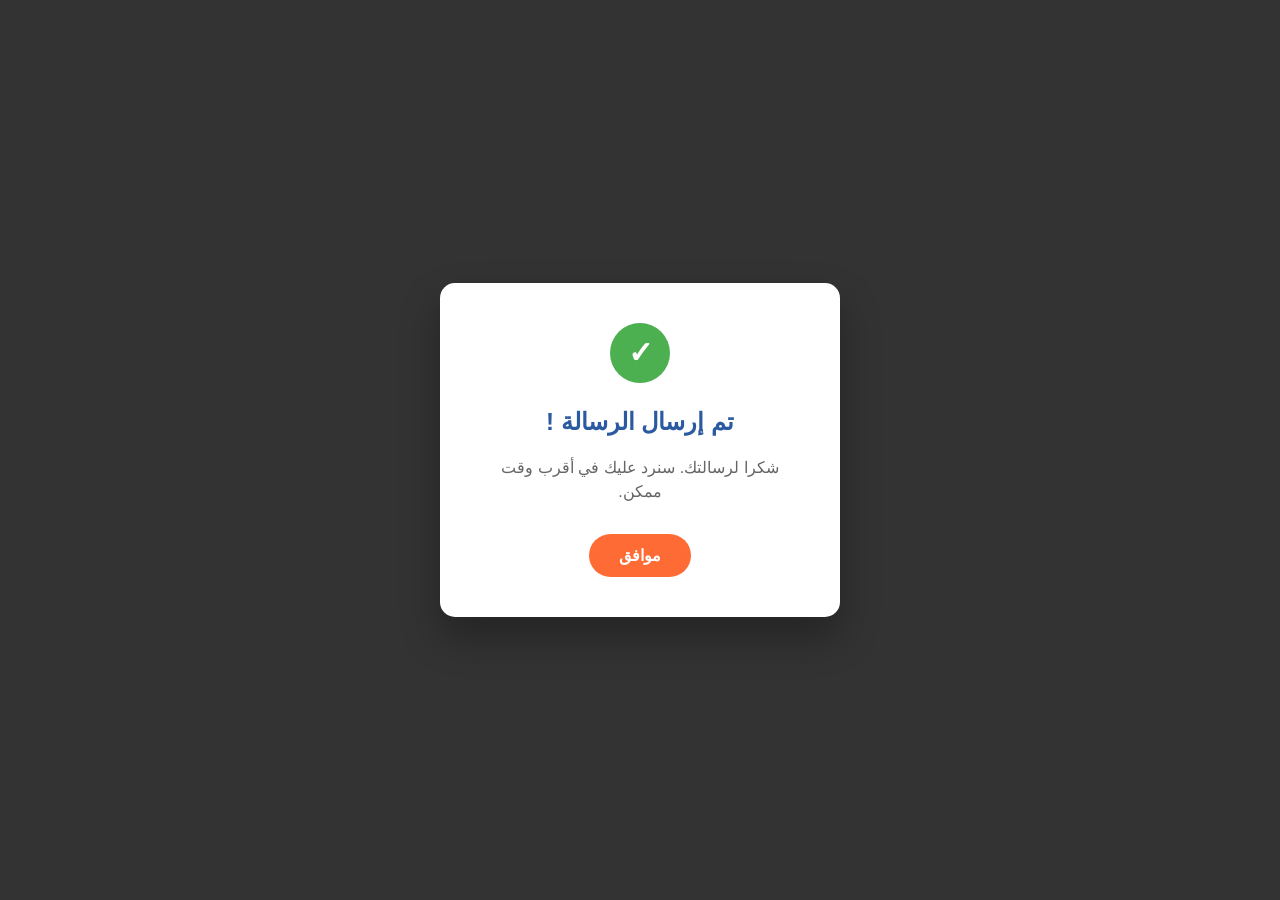
<file: ar/thank-you.html>
<!DOCTYPE html>
<html lang="ar" dir="rtl">
<head>
    <meta charset="UTF-8">
    <meta name="viewport" content="width=device-width, initial-scale=1.0">
    <title>تم إرسال الرسالة</title>
    <link rel="icon" type="image/png" href="../images/icon-igs.png">
    <link rel="stylesheet" href="../css/style.css">
    <style>
        body {
            margin: 0;
            padding: 0;
            background: rgba(0, 0, 0, 0.8);
            display: flex;
            justify-content: center;
            align-items: center;
            min-height: 100vh;
            font-family: 'Segoe UI', Tahoma, Geneva, Verdana, sans-serif;
        }
        
        .popup-container {
            background: white;
            border-radius: 15px;
            padding: 40px;
            text-align: center;
            box-shadow: 0 20px 40px rgba(0,0,0,0.3);
            max-width: 400px;
            width: 90%;
            position: relative;
            animation: slideIn 0.3s ease-out;
        }
        
        @keyframes slideIn {
            from {
                opacity: 0;
                transform: translateY(-20px);
            }
            to {
                opacity: 1;
                transform: translateY(0);
            }
        }
        
        .success-icon {
            width: 60px;
            height: 60px;
            background: #4CAF50;
            border-radius: 50%;
            display: flex;
            align-items: center;
            justify-content: center;
            margin: 0 auto 20px;
            animation: bounce 0.6s ease-out;
        }
        
        .success-icon::after {
            content: "✓";
            color: white;
            font-size: 30px;
            font-weight: bold;
        }
        
        @keyframes bounce {
            0%, 20%, 50%, 80%, 100% {
                transform: translateY(0);
            }
            40% {
                transform: translateY(-10px);
            }
            60% {
                transform: translateY(-5px);
            }
        }
        
        .popup-title {
            color: #2c5aa0;
            font-size: 24px;
            font-weight: bold;
            margin-bottom: 15px;
        }
        
        .popup-message {
            color: #666;
            font-size: 16px;
            line-height: 1.5;
            margin-bottom: 30px;
        }
        
        .ok-button {
            background: #ff6b35;
            color: white;
            border: none;
            padding: 12px 30px;
            border-radius: 25px;
            font-size: 16px;
            font-weight: 600;
            cursor: pointer;
            transition: all 0.3s ease;
            outline: none;
        }
        
        .ok-button:hover {
            background: #e55a2b;
            transform: translateY(-2px);
            box-shadow: 0 5px 15px rgba(255, 107, 53, 0.4);
        }
        
        .ok-button:active {
            transform: translateY(0);
        }
    </style>
</head>
<body>
    <div class="popup-container">
        <div class="success-icon"></div>
        <h2 class="popup-title">تم إرسال الرسالة !</h2>
        <p class="popup-message">شكرا لرسالتك. سنرد عليك في أقرب وقت ممكن.</p>
        <button class="ok-button" onclick="window.location.href='index.html'">موافق</button>
    </div>
</body>
</html>
</file>
<file: css/style.css>
/* Reset and Base Styles */
* {
    margin: 0;
    padding: 0;
    box-sizing: border-box;
}

body {
    font-family: 'Segoe UI', Tahoma, Geneva, Verdana, sans-serif;
    line-height: 1.6;
    color: #333;
    background-color: #fff;
}

/* RTL Support */
[dir="rtl"] {
    text-align: right;
}

[dir="rtl"] .navbar {
    direction: ltr;
}

[dir="rtl"] .nav-menu {
    flex-direction: row;
}

[dir="rtl"] .language-selector {
    margin-left: 0;
    margin-right: 20px;
}

[dir="rtl"] .about-content {
    direction: rtl;
}

[dir="rtl"] .service-content {
    direction: rtl;
}

[dir="rtl"] .contact-content {
    direction: rtl;
}

[dir="rtl"] .story-content {
    direction: rtl;
}

[dir="rtl"] .expertise-content {
    direction: rtl;
}

[dir="rtl"] .expertise ul li:before,
[dir="rtl"] .service-detail ul li:before {
    right: 0;
    left: auto;
}

[dir="rtl"] .expertise ul li,
[dir="rtl"] .service-detail ul li {
    padding-right: 25px;
    padding-left: 0;
}

/* Force LTR for phone numbers in RTL context */
[dir="rtl"] .contact-item p,
[dir="rtl"] .footer-section p {
    direction: ltr;
    text-align: left;
}

.container {
    max-width: 1200px;
    margin: 0 auto;
    padding: 0 20px;
}

/* Navigation */
.navbar {
    background: #fff;
    box-shadow: 0 2px 10px rgba(0,0,0,0.1);
    position: fixed;
    top: 0;
    width: 100%;
    z-index: 1000;
}

.nav-container {
    max-width: 1200px;
    margin: 0 auto;
    padding: 0 20px;
    display: flex;
    justify-content: space-between;
    align-items: center;
    height: 80px;
}

.nav-logo {
    display: flex;
    align-items: center;
    gap: 12px;
}

.logo-img {
    height: 60px;
    width: 60px;
    object-fit: contain;
}

.logo-text h2 {
    color: #2c5aa0;
    font-size: 1.8rem;
    margin-bottom: -5px;
}

.logo-text span {
    color: #666;
    font-size: 0.9rem;
}

.nav-menu {
    display: flex;
    list-style: none;
    gap: 30px;
}

.nav-link {
    text-decoration: none;
    color: #333;
    font-weight: 500;
    transition: color 0.3s ease;
}

.nav-link:hover,
.nav-link.active {
    color: #2c5aa0;
}

.language-selector {
    display: flex;
    align-items: center;
    gap: 5px;
    margin-left: 20px;
}

.lang-link {
    text-decoration: none;
    color: #333;
    font-weight: 500;
    font-size: 0.9rem;
    transition: color 0.3s ease;
}

.lang-link:hover,
.lang-link.active {
    color: #2c5aa0;
}

.lang-separator {
    color: #ccc;
    font-size: 0.9rem;
}

.hamburger {
    display: none;
    flex-direction: column;
    cursor: pointer;
}

.bar {
    width: 25px;
    height: 3px;
    background: #333;
    margin: 3px 0;
    transition: 0.3s;
}

/* Hero Section */
.hero {
    background: linear-gradient(135deg, #2c5aa0 0%, #1e3d72 100%);
    color: white;
    padding: 100px 0 60px;
    display: flex;
    align-items: center;
    min-height: 60vh;
}

.hero-content {
    max-width: 800px;
    margin: 0 auto;
    padding: 0 20px;
    text-align: center;
}

.hero h1 {
    font-size: 3rem;
    margin-bottom: 20px;
    line-height: 1.2;
    font-weight: bold;
}

.hero p {
    font-size: 1.2rem;
    margin-bottom: 30px;
    opacity: 0.9;
}

.hero-buttons {
    display: flex;
    gap: 20px;
    justify-content: center;
    flex-wrap: wrap;
}

.btn {
    padding: 15px 30px;
    border: none;
    border-radius: 5px;
    text-decoration: none;
    font-weight: 600;
    transition: all 0.3s ease;
    display: inline-block;
    text-align: center;
}

.btn-primary {
    background: #ff6b35;
    color: white;
}

.btn-primary:hover {
    background: #e55a2b;
    transform: translateY(-2px);
}

.btn-secondary {
    background: transparent;
    color: white;
    border: 2px solid white;
}

.btn-secondary:hover {
    background: white;
    color: #2c5aa0;
}

.btn-outline {
    background: transparent;
    color: #2c5aa0;
    border: 2px solid #2c5aa0;
}

.btn-outline:hover {
    background: #2c5aa0;
    color: white;
}


/* Services Section */
.services {
    padding: 80px 0;
    background: #f8f9fa;
}

.services h2 {
    text-align: center;
    font-size: 2.5rem;
    margin-bottom: 60px;
    color: #2c5aa0;
}

.services-grid {
    display: grid;
    grid-template-columns: repeat(auto-fit, minmax(300px, 1fr));
    gap: 40px;
}

.service-card {
    background: white;
    padding: 40px 30px;
    border-radius: 10px;
    text-align: center;
    box-shadow: 0 10px 30px rgba(0,0,0,0.1);
    transition: transform 0.3s ease;
}

.service-card:hover {
    transform: translateY(-10px);
}

.service-icon {
    width: 80px;
    height: 80px;
    background: #2c5aa0;
    border-radius: 50%;
    display: flex;
    align-items: center;
    justify-content: center;
    margin: 0 auto 20px;
}

.service-icon i {
    font-size: 2rem;
    color: white;
}

.service-card h3 {
    font-size: 1.5rem;
    margin-bottom: 15px;
    color: #2c5aa0;
}

.service-card p {
    margin-bottom: 20px;
    color: #666;
}

.service-link {
    color: #ff6b35;
    text-decoration: none;
    font-weight: 600;
}

.service-link:hover {
    text-decoration: underline;
}

/* About Section */
.about {
    padding: 80px 0;
}

.about-content {
    display: grid;
    grid-template-columns: 1fr 1fr;
    gap: 60px;
    align-items: center;
}

.about h2 {
    font-size: 2.5rem;
    margin-bottom: 20px;
    color: #2c5aa0;
}

.about p {
    font-size: 1.1rem;
    margin-bottom: 20px;
    color: #666;
}

.about-image img {
    width: 100%;
    border-radius: 10px;
}

/* Equipment Section */
.equipment {
    padding: 80px 0;
    background: #f8f9fa;
}

.equipment h2 {
    text-align: center;
    font-size: 2.5rem;
    margin-bottom: 20px;
    color: #2c5aa0;
}

.equipment p {
    text-align: center;
    font-size: 1.2rem;
    margin-bottom: 60px;
    color: #666;
}

.equipment-grid {
    display: grid;
    grid-template-columns: repeat(auto-fit, minmax(300px, 1fr));
    gap: 40px;
}

.equipment-item {
    background: white;
    border-radius: 10px;
    overflow: hidden;
    box-shadow: 0 10px 30px rgba(0,0,0,0.1);
    transition: transform 0.3s ease;
}

.equipment-item:hover {
    transform: translateY(-5px);
}

.equipment-item img {
    width: 100%;
    height: 250px;
    object-fit: cover;
}

.equipment-item h3 {
    padding: 20px;
    font-size: 1.3rem;
    color: #2c5aa0;
}

.equipment-item p {
    padding: 0 20px 20px;
    color: #666;
}

/* CTA Section */
.cta {
    background: #2c5aa0;
    color: white;
    padding: 80px 0;
    text-align: center;
}

.cta h2 {
    font-size: 2.5rem;
    margin-bottom: 20px;
}

.cta p {
    font-size: 1.2rem;
    margin-bottom: 30px;
    opacity: 0.9;
}

/* Footer */
.footer {
    background: #1a1a1a;
    color: white;
    padding: 60px 0 20px;
}

.footer-content {
    display: grid;
    grid-template-columns: repeat(auto-fit, minmax(250px, 1fr));
    gap: 40px;
    margin-bottom: 40px;
}

.footer-section h3,
.footer-section h4 {
    margin-bottom: 20px;
    color: #ff6b35;
}

.footer-section ul {
    list-style: none;
}

.footer-section ul li {
    margin-bottom: 10px;
}

.footer-section ul li a {
    color: #ccc;
    text-decoration: none;
    transition: color 0.3s ease;
}

.footer-section ul li a:hover {
    color: #ff6b35;
}

.footer-section p {
    color: #ccc;
    margin-bottom: 10px;
}

.footer-section i {
    margin-right: 10px;
    color: #ff6b35;
}

.footer-bottom {
    border-top: 1px solid #333;
    padding-top: 20px;
    text-align: center;
    color: #999;
}

/* Page Header */
.page-header {
    background: linear-gradient(135deg, #2c5aa0 0%, #1e3d72 100%);
    color: white;
    padding: 120px 0 80px;
    text-align: center;
}

.page-header h1 {
    font-size: 3rem;
    margin-bottom: 20px;
}

.page-header p {
    font-size: 1.2rem;
    opacity: 0.9;
}

/* Service Detail Sections */
.service-detail {
    padding: 80px 0;
}

.service-detail.alt {
    background: #f8f9fa;
}

.service-content {
    display: grid;
    grid-template-columns: 1fr 1fr;
    gap: 60px;
    align-items: center;
}

.service-detail h2 {
    font-size: 2.5rem;
    margin-bottom: 20px;
    color: #2c5aa0;
}

.service-detail h3 {
    font-size: 1.5rem;
    margin: 30px 0 15px;
    color: #2c5aa0;
}

.service-detail ul {
    list-style: none;
    padding-left: 0;
}

.service-detail ul li {
    padding: 8px 0;
    padding-left: 25px;
    position: relative;
    color: #666;
}

.service-detail ul li:before {
    content: "✓";
    position: absolute;
    left: 0;
    color: #ff6b35;
    font-weight: bold;
}

.service-image img {
    width: 100%;
    border-radius: 10px;
    box-shadow: 0 10px 30px rgba(0,0,0,0.1);
}

/* Contact Section */
.contact-section {
    padding: 80px 0;
}

.contact-content {
    display: grid;
    grid-template-columns: 1fr 1fr;
    gap: 60px;
}

.contact-info h2 {
    font-size: 2.5rem;
    margin-bottom: 40px;
    color: #2c5aa0;
}

.contact-item {
    display: flex;
    align-items: flex-start;
    margin-bottom: 30px;
}

.contact-item i {
    font-size: 1.5rem;
    color: #ff6b35;
    margin-right: 20px;
    margin-top: 5px;
}

.contact-item h3 {
    font-size: 1.2rem;
    margin-bottom: 5px;
    color: #2c5aa0;
}

.contact-item p {
    color: #666;
    margin: 0;
}

.contact-form-container h2 {
    font-size: 2.5rem;
    margin-bottom: 30px;
    color: #2c5aa0;
}

.contact-form {
    background: #f8f9fa;
    padding: 40px;
    border-radius: 10px;
}

.form-group {
    margin-bottom: 25px;
}

.form-group label {
    display: block;
    margin-bottom: 8px;
    font-weight: 600;
    color: #333;
}

.form-group input,
.form-group select,
.form-group textarea {
    width: 100%;
    padding: 12px 15px;
    border: 2px solid #ddd;
    border-radius: 5px;
    font-size: 1rem;
    transition: border-color 0.3s ease;
}

.form-group input:focus,
.form-group select:focus,
.form-group textarea:focus {
    outline: none;
    border-color: #2c5aa0;
}

/* Map Section */
.map-section {
    padding: 80px 0;
    background: #f8f9fa;
    text-align: center;
}

.map-section h2 {
    font-size: 2.5rem;
    margin-bottom: 20px;
    color: #2c5aa0;
}

.map-placeholder {
    background: #ddd;
    height: 400px;
    display: flex;
    flex-direction: column;
    align-items: center;
    justify-content: center;
    border-radius: 10px;
    margin-top: 40px;
}

.map-placeholder i {
    font-size: 4rem;
    color: #999;
    margin-bottom: 20px;
}

.map-placeholder p {
    color: #666;
    font-size: 1.2rem;
}

/* FAQ Section */
.faq-section {
    padding: 80px 0;
}

.faq-section h2 {
    text-align: center;
    font-size: 2.5rem;
    margin-bottom: 60px;
    color: #2c5aa0;
}

.faq-grid {
    display: grid;
    grid-template-columns: repeat(auto-fit, minmax(300px, 1fr));
    gap: 30px;
}

.faq-item {
    background: white;
    padding: 30px;
    border-radius: 10px;
    box-shadow: 0 5px 15px rgba(0,0,0,0.1);
}

.faq-item h3 {
    font-size: 1.3rem;
    margin-bottom: 15px;
    color: #2c5aa0;
}

.faq-item p {
    color: #666;
    line-height: 1.6;
}

/* Company Story */
.company-story {
    padding: 80px 0;
}

.story-content {
    display: grid;
    grid-template-columns: 1fr 1fr;
    gap: 60px;
    align-items: center;
}

.story-text h2 {
    font-size: 2.5rem;
    margin-bottom: 20px;
    color: #2c5aa0;
}

.story-text p {
    font-size: 1.1rem;
    margin-bottom: 20px;
    color: #666;
    line-height: 1.8;
}

.story-image img {
    width: 70%;
    max-width: 350px;
    display: block;
    margin: 0 auto;
}

/* Mission & Values */
.mission-values {
    padding: 80px 0;
    background: #f8f9fa;
}

.values-grid {
    display: grid;
    grid-template-columns: repeat(auto-fit, minmax(300px, 1fr));
    gap: 40px;
}

.value-card {
    background: white;
    padding: 40px 30px;
    border-radius: 10px;
    text-align: center;
    box-shadow: 0 10px 30px rgba(0,0,0,0.1);
    transition: transform 0.3s ease;
}

.value-card:hover {
    transform: translateY(-10px);
}

.value-icon {
    width: 80px;
    height: 80px;
    background: #2c5aa0;
    border-radius: 50%;
    display: flex;
    align-items: center;
    justify-content: center;
    margin: 0 auto 20px;
}

.value-icon i {
    font-size: 2rem;
    color: white;
}

.value-card h3 {
    font-size: 1.5rem;
    margin-bottom: 15px;
    color: #2c5aa0;
}

.value-card p {
    color: #666;
    line-height: 1.6;
}

/* Expertise */
.expertise {
    padding: 80px 0;
}

.expertise h2 {
    text-align: center;
    font-size: 2.5rem;
    margin-bottom: 60px;
    color: #2c5aa0;
}

.expertise-content {
    display: grid;
    grid-template-columns: 1fr 1fr;
    gap: 60px;
    align-items: center;
}

.expertise h3 {
    font-size: 1.8rem;
    margin: 30px 0 15px;
    color: #2c5aa0;
}

.expertise ul {
    list-style: none;
    padding-left: 0;
}

.expertise ul li {
    padding: 8px 0;
    padding-left: 25px;
    position: relative;
    color: #666;
}

.expertise ul li:before {
    content: "✓";
    position: absolute;
    left: 0;
    color: #ff6b35;
    font-weight: bold;
}

.expertise-image img {
    width: 100%;
    border-radius: 10px;
    box-shadow: 0 10px 30px rgba(0,0,0,0.1);
}

/* Team */
.team {
    padding: 80px 0;
    background: #f8f9fa;
}

.team h2 {
    text-align: center;
    font-size: 2.5rem;
    margin-bottom: 20px;
    color: #2c5aa0;
}

.team p {
    text-align: center;
    font-size: 1.2rem;
    margin-bottom: 60px;
    color: #666;
}

.team-grid {
    display: grid;
    grid-template-columns: repeat(auto-fit, minmax(250px, 1fr));
    gap: 40px;
}

.team-member {
    background: white;
    padding: 30px;
    border-radius: 10px;
    text-align: center;
    box-shadow: 0 10px 30px rgba(0,0,0,0.1);
    transition: transform 0.3s ease;
}

.team-member:hover {
    transform: translateY(-5px);
}

.team-member img {
    width: 150px;
    height: 150px;
    border-radius: 50%;
    object-fit: cover;
    margin-bottom: 20px;
}

.team-member h3 {
    font-size: 1.3rem;
    margin-bottom: 5px;
    color: #2c5aa0;
}

.team-member .role {
    font-weight: 600;
    color: #ff6b35;
    margin-bottom: 15px;
}

.team-member p {
    color: #666;
    font-size: 0.9rem;
}

/* Certifications */
.certifications {
    padding: 80px 0;
}

.certifications h2 {
    text-align: center;
    font-size: 2.5rem;
    margin-bottom: 60px;
    color: #2c5aa0;
}

.cert-grid {
    display: grid;
    grid-template-columns: repeat(auto-fit, minmax(250px, 1fr));
    gap: 40px;
}

.cert-item {
    background: white;
    padding: 40px 30px;
    border-radius: 10px;
    text-align: center;
    box-shadow: 0 10px 30px rgba(0,0,0,0.1);
    transition: transform 0.3s ease;
}

.cert-item:hover {
    transform: translateY(-5px);
}

.cert-item i {
    font-size: 3rem;
    color: #ff6b35;
    margin-bottom: 20px;
}

.cert-item h3 {
    font-size: 1.3rem;
    margin-bottom: 10px;
    color: #2c5aa0;
}

.cert-item p {
    color: #666;
}

/* Equipment Overview */
.equipment-overview {
    padding: 80px 0;
}

.overview-content {
    display: grid;
    grid-template-columns: 1fr 1fr;
    gap: 60px;
    align-items: center;
}

.overview-text h2 {
    font-size: 2.5rem;
    margin-bottom: 20px;
    color: #2c5aa0;
}

.overview-text h3 {
    font-size: 1.5rem;
    margin: 30px 0 15px;
    color: #2c5aa0;
}

.overview-text ul {
    list-style: none;
    padding-left: 0;
}

.overview-text ul li {
    padding: 8px 0;
    padding-left: 25px;
    position: relative;
    color: #666;
}

.overview-text ul li:before {
    content: "✓";
    position: absolute;
    left: 0;
    color: #ff6b35;
    font-weight: bold;
}

.overview-image img {
    width: 100%;
    border-radius: 10px;
    box-shadow: 0 10px 30px rgba(0,0,0,0.1);
}

/* Main Equipment */
.main-equipment {
    padding: 80px 0;
    background: #f8f9fa;
}

.main-equipment h2 {
    text-align: center;
    font-size: 2.5rem;
    margin-bottom: 60px;
    color: #2c5aa0;
}

.equipment-detail-grid {
    display: grid;
    gap: 60px;
}

.equipment-detail-card {
    background: white;
    border-radius: 15px;
    overflow: hidden;
    box-shadow: 0 15px 40px rgba(0,0,0,0.1);
    display: grid;
    grid-template-columns: 1fr 1fr;
    gap: 0;
}

.equipment-image {
    overflow: hidden;
}

.equipment-image img {
    width: 100%;
    height: 100%;
    object-fit: cover;
}

.equipment-info {
    padding: 40px;
}

.equipment-info h3 {
    font-size: 1.8rem;
    margin-bottom: 10px;
    color: #2c5aa0;
}

.equipment-type {
    font-style: italic;
    color: #ff6b35;
    margin-bottom: 30px;
    font-size: 1.1rem;
}

.equipment-specs,
.equipment-features {
    margin-bottom: 30px;
}

.equipment-specs h4,
.equipment-features h4 {
    font-size: 1.2rem;
    margin-bottom: 15px;
    color: #2c5aa0;
}

.equipment-specs ul,
.equipment-features ul {
    list-style: none;
    padding-left: 0;
}

.equipment-specs ul li,
.equipment-features ul li {
    padding: 5px 0;
    padding-left: 20px;
    position: relative;
    color: #666;
}

.equipment-specs ul li:before,
.equipment-features ul li:before {
    content: "•";
    position: absolute;
    left: 0;
    color: #ff6b35;
    font-weight: bold;
}

/* Accessories */
.accessories {
    padding: 80px 0;
}

.accessories h2 {
    text-align: center;
    font-size: 2.5rem;
    margin-bottom: 60px;
    color: #2c5aa0;
}

.accessories-grid {
    display: grid;
    grid-template-columns: repeat(auto-fit, minmax(300px, 1fr));
    gap: 40px;
}

.accessory-item {
    background: white;
    padding: 30px;
    border-radius: 10px;
    text-align: center;
    box-shadow: 0 10px 30px rgba(0,0,0,0.1);
    transition: transform 0.3s ease;
}

.accessory-item:hover {
    transform: translateY(-5px);
}

.accessory-item img {
    width: 100%;
    height: 200px;
    object-fit: cover;
    border-radius: 10px;
    margin-bottom: 20px;
}

.accessory-item h3 {
    font-size: 1.3rem;
    margin-bottom: 15px;
    color: #2c5aa0;
}

.accessory-item ul {
    list-style: none;
    padding-left: 0;
    text-align: left;
}

.accessory-item ul li {
    padding: 5px 0;
    padding-left: 20px;
    position: relative;
    color: #666;
}

.accessory-item ul li:before {
    content: "•";
    position: absolute;
    left: 0;
    color: #ff6b35;
    font-weight: bold;
}

/* Technology Benefits */
.technology-benefits {
    padding: 80px 0;
    background: #f8f9fa;
}

.technology-benefits h2 {
    text-align: center;
    font-size: 2.5rem;
    margin-bottom: 60px;
    color: #2c5aa0;
}

.benefits-grid {
    display: grid;
    grid-template-columns: repeat(auto-fit, minmax(250px, 1fr));
    gap: 40px;
}

.benefit-item {
    background: white;
    padding: 40px 30px;
    border-radius: 10px;
    text-align: center;
    box-shadow: 0 10px 30px rgba(0,0,0,0.1);
    transition: transform 0.3s ease;
}

.benefit-item:hover {
    transform: translateY(-5px);
}

.benefit-item i {
    font-size: 3rem;
    color: #ff6b35;
    margin-bottom: 20px;
}

.benefit-item h3 {
    font-size: 1.3rem;
    margin-bottom: 15px;
    color: #2c5aa0;
}

.benefit-item p {
    color: #666;
    line-height: 1.6;
}

/* Responsive Design */
@media (max-width: 768px) {
    .hamburger {
        display: flex;
    }
    
    .nav-menu {
        position: fixed;
        left: -100%;
        top: 70px;
        flex-direction: column;
        background-color: white;
        width: 100%;
        text-align: center;
        transition: 0.3s;
        box-shadow: 0 10px 27px rgba(0,0,0,0.05);
        padding: 20px 0;
    }
    
    .nav-menu.active {
        left: 0;
    }
    
    .hero-content {
        grid-template-columns: 1fr;
        text-align: center;
    }
    
    .hero h1 {
        font-size: 2.5rem;
    }
    
    .hero-buttons {
        justify-content: center;
        flex-wrap: wrap;
    }
    
    .about-content {
        grid-template-columns: 1fr;
        text-align: center;
    }
    
    .services-grid,
    .equipment-grid {
        grid-template-columns: 1fr;
    }
    
    .service-content,
    .contact-content {
        grid-template-columns: 1fr;
        text-align: center;
    }
    
    .contact-form {
        padding: 20px;
    }
    
    .faq-grid {
        grid-template-columns: 1fr;
    }
    
    .story-content,
    .expertise-content,
    .overview-content {
        grid-template-columns: 1fr;
        text-align: center;
    }
    
    .equipment-detail-card {
        grid-template-columns: 1fr;
    }
    
    .equipment-info {
        padding: 20px;
    }
}

@media (max-width: 480px) {
    .hero h1 {
        font-size: 2rem;
    }
    
    .hero p {
        font-size: 1rem;
    }
    
    .btn {
        padding: 12px 24px;
        font-size: 0.9rem;
    }
    
    .hero-buttons {
        flex-direction: column;
        align-items: center;
    }
}
</file>
